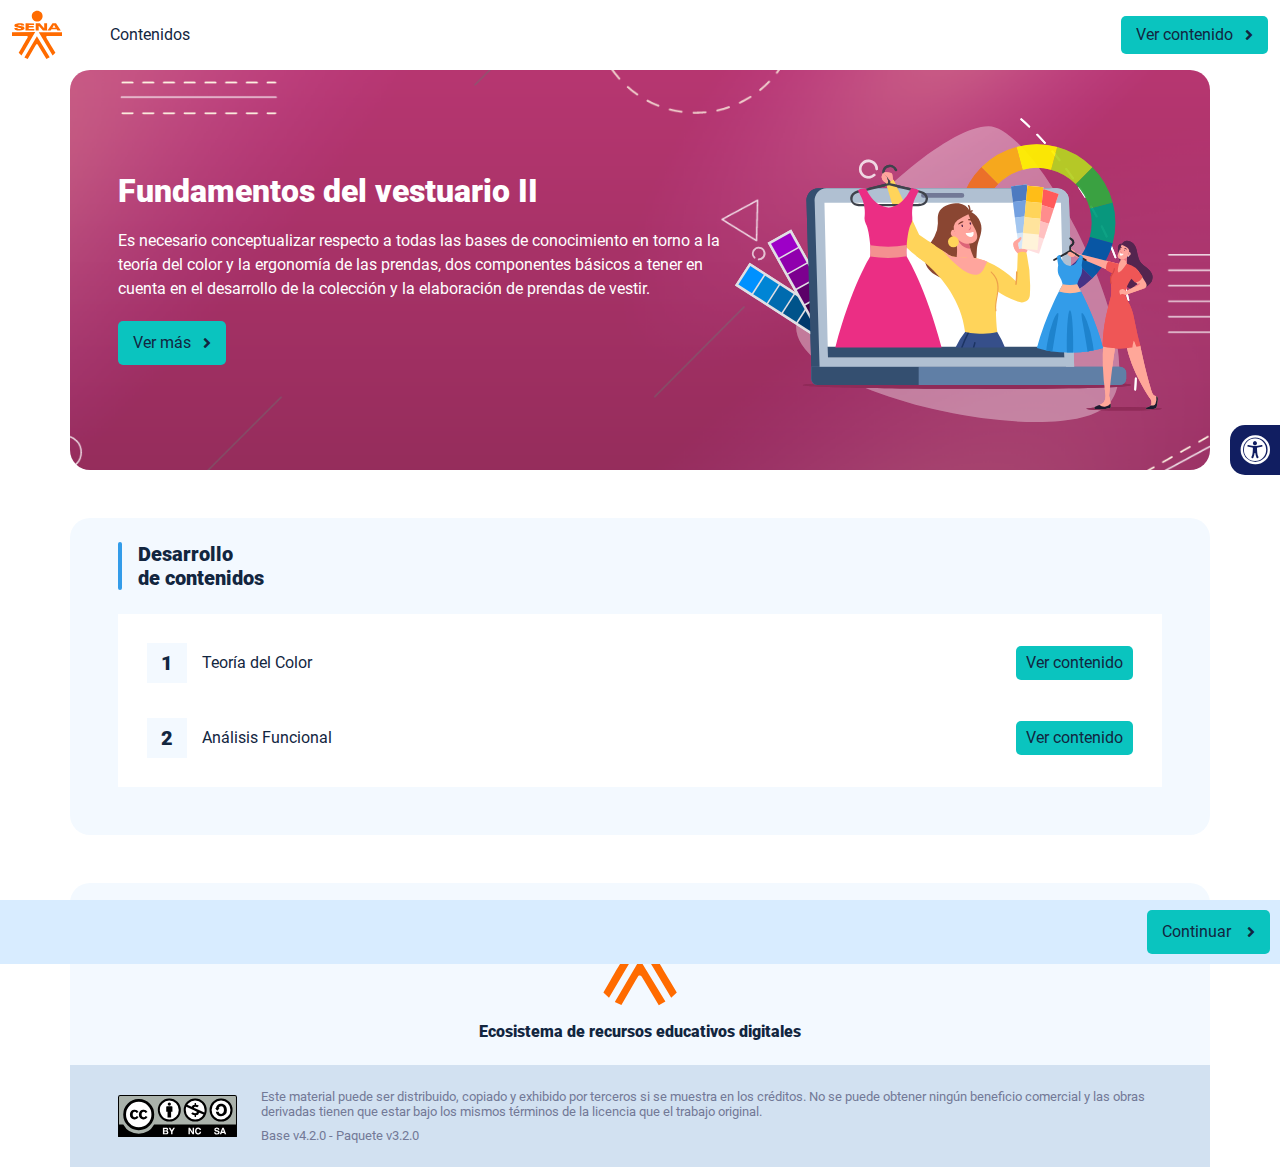
<file: index.html>
<!DOCTYPE html><html lang=""><head><meta charset="utf-8"><meta http-equiv="X-UA-Compatible" content="IE=edge"><meta name="viewport" content="width=device-width,initial-scale=1"><link rel="icon" href="favicon.ico"><title>Fundamentos del vestuario II</title><link href="css/chunk-04b93936.2cd5135e.css" rel="prefetch"><link href="css/chunk-16015154.d035a47c.css" rel="prefetch"><link href="css/chunk-17977988.d035a47c.css" rel="prefetch"><link href="css/chunk-3145fe0f.d035a47c.css" rel="prefetch"><link href="css/chunk-328f70dd.d035a47c.css" rel="prefetch"><link href="css/chunk-3807499c.d035a47c.css" rel="prefetch"><link href="css/chunk-3dc647fd.d035a47c.css" rel="prefetch"><link href="css/chunk-4fde0a08.5d24a906.css" rel="prefetch"><link href="css/chunk-515a8379.af523a77.css" rel="prefetch"><link href="css/chunk-59974754.aca61583.css" rel="prefetch"><link href="css/chunk-766a929b.d05dea55.css" rel="prefetch"><link href="css/chunk-839300a6.b67dc245.css" rel="prefetch"><link href="css/chunk-dbb9869e.d035a47c.css" rel="prefetch"><link href="css/comple.10775c03.css" rel="prefetch"><link href="css/creditos.33e0638d.css" rel="prefetch"><link href="css/glosario.84a96c6a.css" rel="prefetch"><link href="css/referencias.61c3bfbc.css" rel="prefetch"><link href="js/actividad.dd462fa0.js" rel="prefetch"><link href="js/chunk-0206bfa0.0d791caa.js" rel="prefetch"><link href="js/chunk-04b93936.a7049d06.js" rel="prefetch"><link href="js/chunk-13a6037e.fa9817a4.js" rel="prefetch"><link href="js/chunk-16015154.2d870e69.js" rel="prefetch"><link href="js/chunk-17977988.4f1c15e3.js" rel="prefetch"><link href="js/chunk-2c06842c.9d86ac59.js" rel="prefetch"><link href="js/chunk-2d208d90.81f5ac56.js" rel="prefetch"><link href="js/chunk-2d21d0e2.3316b607.js" rel="prefetch"><link href="js/chunk-2d22c123.688b151e.js" rel="prefetch"><link href="js/chunk-2e80bb9a.c92bad94.js" rel="prefetch"><link href="js/chunk-3145fe0f.2f215789.js" rel="prefetch"><link href="js/chunk-319206de.1dd69ab5.js" rel="prefetch"><link href="js/chunk-328f70dd.fb2af527.js" rel="prefetch"><link href="js/chunk-3807499c.7c9cb56f.js" rel="prefetch"><link href="js/chunk-3dc647fd.36937c9d.js" rel="prefetch"><link href="js/chunk-4cdd78c0.08e0cd51.js" rel="prefetch"><link href="js/chunk-4fde0a08.318c7133.js" rel="prefetch"><link href="js/chunk-515a8379.e605f6d8.js" rel="prefetch"><link href="js/chunk-53ccb27e.5bd4367a.js" rel="prefetch"><link href="js/chunk-59974754.1ca649d4.js" rel="prefetch"><link href="js/chunk-766a929b.8986c298.js" rel="prefetch"><link href="js/chunk-839300a6.07b5d92c.js" rel="prefetch"><link href="js/chunk-c796899c.3f9cf0a0.js" rel="prefetch"><link href="js/chunk-dbb9869e.752b317b.js" rel="prefetch"><link href="js/comple.8f7838e9.js" rel="prefetch"><link href="js/creditos.f9901ad0.js" rel="prefetch"><link href="js/glosario.44a76a5f.js" rel="prefetch"><link href="js/referencias.1db99da2.js" rel="prefetch"><link href="js/tema1.b76d5e91.js" rel="prefetch"><link href="js/tema2.c67c4f73.js" rel="prefetch"><link href="css/app.6db0580a.css" rel="preload" as="style"><link href="css/chunk-vendors.67eeeddb.css" rel="preload" as="style"><link href="js/app.53621b4f.js" rel="preload" as="script"><link href="js/chunk-vendors.768fde8b.js" rel="preload" as="script"><link href="css/chunk-vendors.67eeeddb.css" rel="stylesheet"><link href="css/app.6db0580a.css" rel="stylesheet"></head><body><noscript><strong>We're sorry but Fundamentos del vestuario II doesn't work properly without JavaScript enabled. Please enable it to continue.</strong></noscript><div id="app"></div><script src="js/chunk-vendors.768fde8b.js"></script><script src="js/app.53621b4f.js"></script></body></html>
</file>
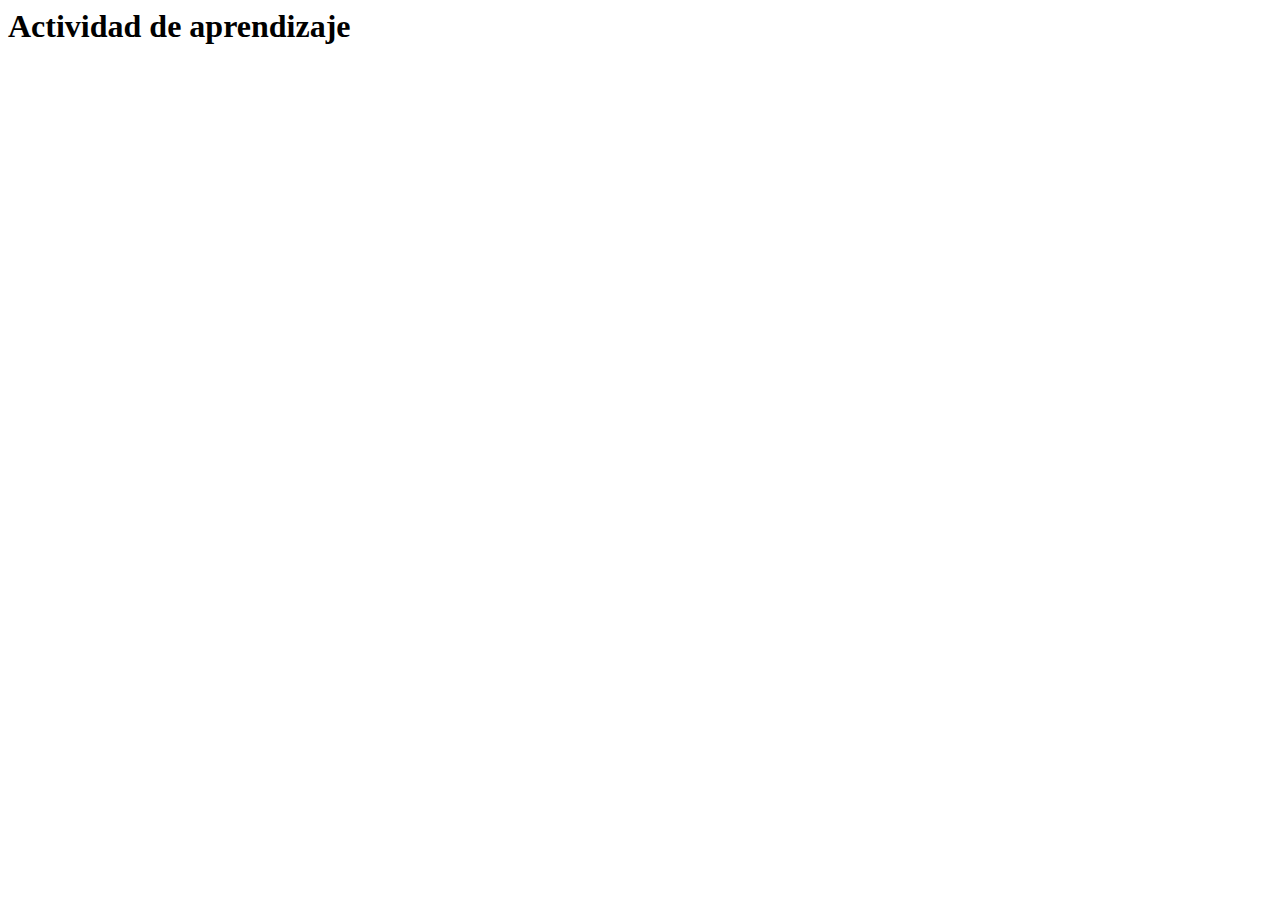
<file: actividades/actividad.html>
<html lang="en">
<head>
  <meta charset="UTF-8">
  <meta http-equiv="X-UA-Compatible" content="IE=edge">
  <meta name="viewport" content="width=device-width, initial-scale=1.0">
  <title>Actividad de aprendizaje</title>
</head>
<body>
  <h1>Actividad de aprendizaje</h1>
</body>
</html>
</file>
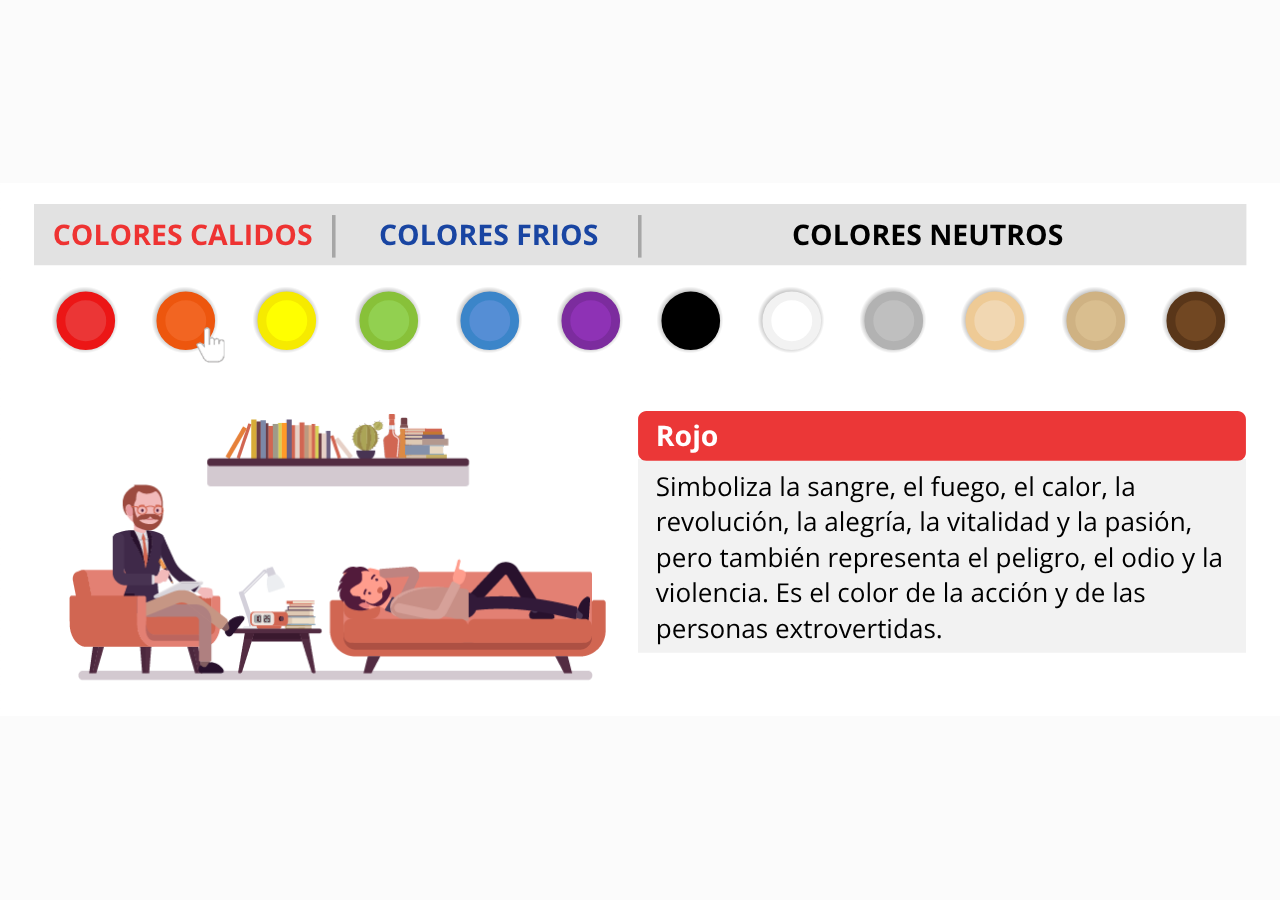
<file: actividades/story.html>
<!DOCTYPE html>
<html lang="es">
<head>
  <meta charset="utf-8">
  <!-- Creado con Storyline 360 - http://www.articulate.com  -->
  <!-- version: 3.44.23192.0 -->
  <title>interactivo_02</title>
  <meta http-equiv="x-ua-compatible" content="IE=edge" />
  <meta name="viewport" content="width=device-width, initial-scale=1.0, user-scalable=no, shrink-to-fit=no, minimal-ui" />
  <meta name="apple-mobile-web-app-capable" content="yes" />
  <style>
    html, body { height: 100%; padding: 0; margin: 0 }
    #app { height: 100%; width: 100%; }
  </style>
  
  <script>window.THREE = { };</script>
</head>
<body style="background: #FBFBFB" class="cs-HTML theme-unified">
  <!-- 360 -->
  <script>!function(e){function n(e,i){return e.test(i)}function i(e){var i=e||navigator.userAgent,o=i.split("[FBAN");if(void 0!==o[1]&&(i=o[0]),this.apple={phone:n(t,i),ipod:n(d,i),tablet:!n(t,i)&&n(s,i),device:n(t,i)||n(d,i)||n(s,i)},this.amazon={phone:n(h,i),tablet:!n(h,i)&&n(a,i),device:n(h,i)||n(a,i)},this.android={phone:n(h,i)||n(b,i),tablet:!n(h,i)&&!n(b,i)&&(n(a,i)||n(r,i)),device:n(h,i)||n(a,i)||n(b,i)||n(r,i)},this.windows={phone:n(l,i),tablet:n(p,i),device:n(l,i)||n(p,i)},this.other={blackberry:n(f,i),blackberry10:n(u,i),opera:n(c,i),firefox:n(A,i),chrome:n(w,i),device:n(f,i)||n(u,i)||n(c,i)||n(A,i)||n(w,i)},this.seven_inch=n(v,i),this.any=this.apple.device||this.android.device||this.windows.device||this.other.device||this.seven_inch,this.phone=this.apple.phone||this.android.phone||this.windows.phone,this.tablet=this.apple.tablet||this.android.tablet||this.windows.tablet,"undefined"==typeof window)return this}function o(){var e=new i;return e.Class=i,e}var t=/iPhone/i,d=/iPod/i,s=/iPad/i,b=/(?=.*\bAndroid\b)(?=.*\bMobile\b)/i,r=/Android/i,h=/(?=.*\bAndroid\b)(?=.*\bSD4930UR\b)/i,a=/(?=.*\bAndroid\b)(?=.*\b(?:KFOT|KFTT|KFJWI|KFJWA|KFSOWI|KFTHWI|KFTHWA|KFAPWI|KFAPWA|KFARWI|KFASWI|KFSAWI|KFSAWA)\b)/i,l=/IEMobile/i,p=/(?=.*\bWindows\b)(?=.*\bARM\b)/i,f=/BlackBerry/i,u=/BB10/i,c=/Opera Mini/i,w=/(CriOS|Chrome)(?=.*\bMobile\b)/i,A=/(?=.*\bFirefox\b)(?=.*\bMobile\b)/i,v=new RegExp("(?:Nexus 7|BNTV250|Kindle Fire|Silk|GT-P1000)","i");"undefined"!=typeof module&&module.exports&&"undefined"==typeof window?module.exports=i:"undefined"!=typeof module&&module.exports&&"undefined"!=typeof window?module.exports=o():"function"==typeof define&&define.amd?define("isMobile",[],e.isMobile=o()):e.isMobile=o()}(this);
    window.isMobile.apple.tablet = window.isMobile.apple.tablet ||
      (navigator.platform === 'MacIntel' && navigator.maxTouchPoints > 1);
    window.isMobile.apple.device = window.isMobile.apple.device || window.isMobile.apple.tablet;
    window.isMobile.tablet = window.isMobile.tablet || window.isMobile.apple.tablet;
    window.isMobile.any = window.isMobile.any || window.isMobile.apple.tablet;
  </script>

  <div id="focus-sink" aria-hidden="true" tabIndex="-1"></div>

  <div id="preso"></div>
  <script>
    window.DS = {};
    window.globals = {
      DATA_PATH_BASE: '',
      HAS_FRAME: true,
      HAS_SLIDE: true,

      lmsPresent: false,
      tinCanPresent: false,
      cmi5Present: false,
      aoSupport: false,
      scale: 'noscale',
      captureRc: false,
      browserSize: 'optimal',
      bgColor: '#FBFBFB',
      features: 'MultipleQuizTracking',
      themeName: 'unified',
      preloaderColor: '#8C8C8C',
      suppressAnalytics: false,
      productChannel: 'stable',
      publishSource: 'storyline',
      aid: 'aid|a6cfc49f-d8f5-4035-9c64-030bba8ba580',
      cid: 'a2fd0df5-7fa5-4a0e-bd81-c02292299348',
      playerVersion: '3.44.23192.0',
      maxIosVideoElements: 5,

      
      parseParams: function(qs) {
        if (window.globals.parsedParams != null) {
          return window.globals.parsedParams;
        }
        qs = (qs || window.location.search.substr(1)).split('+').join(' ');
        var params = {},
            tokens,
            re = /[?&]?([^=]+)=([^&]*)/g;

        while (tokens = re.exec(qs)) {
          params[decodeURIComponent(tokens[1]).trim()] =
            decodeURIComponent(tokens[2]).trim();
        }
        window.globals.parsedParams = params;
        return params;
      }

    };

    (function() {

      var classTypes = [ 'desktop', 'mobile', 'phone', 'tablet' ];

      var addDeviceClasses = function(prefix, testObj) {
        var curr, i;
        for (i = 0; i < classTypes.length; i++) {
          curr = classTypes[i];
          if (testObj[curr]) {
            document.body.classList.add(prefix + curr);
          }
        }
      };

      var params = window.globals.parseParams(),
          isDevicePreview = params.devicepreview === '1',
          isPhoneOverride = params.deviceType === 'phone' || (isDevicePreview && params.phone == '1'),
          isTabletOverride = (params.deviceType === 'tablet' || isDevicePreview) && !isPhoneOverride,
          isMobileOverride = isPhoneOverride || isTabletOverride;

      var deviceView = {
        desktop: !window.isMobile.any && !isMobileOverride,
        mobile: window.isMobile.any || isMobileOverride,
        phone: isPhoneOverride || (window.isMobile.phone && !isTabletOverride),
        tablet: isTabletOverride || window.isMobile.tablet
      };

      window.globals.deviceView = deviceView;
      window.isMobile.desktop = !window.isMobile.any;
      window.isMobile.mobile = window.isMobile.any;

      addDeviceClasses('view-', deviceView);

    })();
  </script>
  
  <script src='story_content/user.js' type=text/javascript></script>
  <div class="slide-loader"></div>

  <script type="text/javascript">
    var doc = document, loader = doc.body.querySelector('.slide-loader'); [ 1, 2, 3 ].forEach(function(n) { var d = doc.createElement('div'); d.style.backgroundColor = window.globals.preloaderColor; d.classList.add('mobile-loader-dot'); d.classList.add('dot' + n); loader.appendChild(d); });
  </script>

  <div class="mobile-load-title-overlay" style="display: none">
    <div class="mobile-load-title">interactivo_02</div>
  </div>

  <div class="mobile-chrome-warning"></div>

  <script>
    
    if (window.autoSpider && window.vInterfaceObject) {
      document.querySelector('.mobile-load-title-overlay').style.display = 'none';
    }
  </script>

  

  <link rel="stylesheet" href="html5/data/css/output.min.css" data-noprefix />
</body>
<script src="html5/lib/scripts/ds-bootstrap.min.js"></script>
</html>
</file>
<file: css/chunk-04b93936.2cd5135e.css>
.separador-container[data-v-57d89f08]{padding:45px 0}.separador[data-v-57d89f08]{height:20px;overflow:hidden;position:relative}.separador[data-v-57d89f08]:after{content:"";position:absolute;top:0;left:50%;display:block;background-color:#ccc;width:40%;height:15px;filter:blur(5px);transform:translate(-50%,-50%);border-radius:50%}
</file>
<file: css/chunk-16015154.d035a47c.css>
.horizontal-scroll__wrapper[data-v-697fa289]{overflow:hidden}.horizontal-scroll[data-v-697fa289]{display:flex;width:100%;transition:transform .5s ease-in-out;align-items:center}.horizontal-scroll--item-fw[data-v-697fa289]>div{flex-grow:0;flex-shrink:0;width:100%;margin:0!important}
</file>
<file: css/chunk-17977988.d035a47c.css>
.horizontal-scroll__wrapper[data-v-697fa289]{overflow:hidden}.horizontal-scroll[data-v-697fa289]{display:flex;width:100%;transition:transform .5s ease-in-out;align-items:center}.horizontal-scroll--item-fw[data-v-697fa289]>div{flex-grow:0;flex-shrink:0;width:100%;margin:0!important}
</file>
<file: css/chunk-3145fe0f.d035a47c.css>
.horizontal-scroll__wrapper[data-v-697fa289]{overflow:hidden}.horizontal-scroll[data-v-697fa289]{display:flex;width:100%;transition:transform .5s ease-in-out;align-items:center}.horizontal-scroll--item-fw[data-v-697fa289]>div{flex-grow:0;flex-shrink:0;width:100%;margin:0!important}
</file>
<file: css/chunk-328f70dd.d035a47c.css>
.horizontal-scroll__wrapper[data-v-697fa289]{overflow:hidden}.horizontal-scroll[data-v-697fa289]{display:flex;width:100%;transition:transform .5s ease-in-out;align-items:center}.horizontal-scroll--item-fw[data-v-697fa289]>div{flex-grow:0;flex-shrink:0;width:100%;margin:0!important}
</file>
<file: css/chunk-3807499c.d035a47c.css>
.horizontal-scroll__wrapper[data-v-697fa289]{overflow:hidden}.horizontal-scroll[data-v-697fa289]{display:flex;width:100%;transition:transform .5s ease-in-out;align-items:center}.horizontal-scroll--item-fw[data-v-697fa289]>div{flex-grow:0;flex-shrink:0;width:100%;margin:0!important}
</file>
<file: css/chunk-3dc647fd.d035a47c.css>
.horizontal-scroll__wrapper[data-v-697fa289]{overflow:hidden}.horizontal-scroll[data-v-697fa289]{display:flex;width:100%;transition:transform .5s ease-in-out;align-items:center}.horizontal-scroll--item-fw[data-v-697fa289]>div{flex-grow:0;flex-shrink:0;width:100%;margin:0!important}
</file>
<file: css/chunk-4fde0a08.5d24a906.css>
.header[data-v-a108b06a]{position:sticky;top:0;padding-top:10px;padding-bottom:10px;background-color:#fff;z-index:10010;line-height:1.1em}.header__logo[data-v-a108b06a]{width:50px}@media (max-width:576px){.header__componente-formativo[data-v-a108b06a]{font-size:.8em}}.header__menu[data-v-a108b06a]{cursor:pointer}.header__menu span[data-v-a108b06a]{font-size:.7em;display:block;line-height:1em;text-align:center;color:#111e61}.header__menu__btn[data-v-a108b06a]{width:30px;height:30px;position:relative;margin-bottom:4px}.header__menu__btn .line-1[data-v-a108b06a],.header__menu__btn .line-2[data-v-a108b06a],.header__menu__btn .line-3[data-v-a108b06a]{height:4px;width:30px;background-color:#111e61;transform-origin:center center;position:absolute;left:0;border-radius:2px}.header__menu__btn .line-1[data-v-a108b06a]{top:4px;-webkit-animation:line-1-inactive-data-v-a108b06a .5s ease-in-out forwards;animation:line-1-inactive-data-v-a108b06a .5s ease-in-out forwards}.header__menu__btn .line-2[data-v-a108b06a]{top:13px;-webkit-animation:line-2-inactive-data-v-a108b06a .5s ease-in-out forwards;animation:line-2-inactive-data-v-a108b06a .5s ease-in-out forwards}.header__menu__btn .line-3[data-v-a108b06a]{top:22px;-webkit-animation:line-3-inactive-data-v-a108b06a .5s ease-in-out forwards;animation:line-3-inactive-data-v-a108b06a .5s ease-in-out forwards}.header__menu__btn[data-v-a108b06a]:hover{cursor:pointer}.header__menu__btn--open .line-1[data-v-a108b06a]{-webkit-animation:line-1-active-data-v-a108b06a .5s ease-in-out forwards;animation:line-1-active-data-v-a108b06a .5s ease-in-out forwards}.header__menu__btn--open .line-2[data-v-a108b06a]{-webkit-animation:line-2-active-data-v-a108b06a .5s ease-in-out forwards;animation:line-2-active-data-v-a108b06a .5s ease-in-out forwards}.header__menu__btn--open .line-3[data-v-a108b06a]{-webkit-animation:line-3-active-data-v-a108b06a .5s ease-in-out forwards;animation:line-3-active-data-v-a108b06a .5s ease-in-out forwards}@-webkit-keyframes line-1-active-data-v-a108b06a{0%{transform:translate(0) rotate(0)}50%{transform:translateY(9px) rotate(0)}to{transform:translateY(9px) rotate(45deg)}}@keyframes line-1-active-data-v-a108b06a{0%{transform:translate(0) rotate(0)}50%{transform:translateY(9px) rotate(0)}to{transform:translateY(9px) rotate(45deg)}}@-webkit-keyframes line-2-active-data-v-a108b06a{0%{transform:scale(1)}to{transform:scale(0)}}@keyframes line-2-active-data-v-a108b06a{0%{transform:scale(1)}to{transform:scale(0)}}@-webkit-keyframes line-3-active-data-v-a108b06a{0%{transform:translate(0) rotate(0)}50%{transform:translateY(-9px) rotate(0)}to{transform:translateY(-9px) rotate(-45deg)}}@keyframes line-3-active-data-v-a108b06a{0%{transform:translate(0) rotate(0)}50%{transform:translateY(-9px) rotate(0)}to{transform:translateY(-9px) rotate(-45deg)}}@-webkit-keyframes line-1-inactive-data-v-a108b06a{0%{transform:translateY(9px) rotate(45deg)}50%{transform:translateY(9px) rotate(0)}to{transform:translate(0) rotate(0)}}@keyframes line-1-inactive-data-v-a108b06a{0%{transform:translateY(9px) rotate(45deg)}50%{transform:translateY(9px) rotate(0)}to{transform:translate(0) rotate(0)}}@-webkit-keyframes line-2-inactive-data-v-a108b06a{0%{transform:scale(0)}to{transform:scale(1)}}@keyframes line-2-inactive-data-v-a108b06a{0%{transform:scale(0)}to{transform:scale(1)}}@-webkit-keyframes line-3-inactive-data-v-a108b06a{0%{transform:translateY(-9px) rotate(-45deg)}50%{transform:translateY(-9px) rotate(0)}to{transform:translate(0) rotate(0)}}@keyframes line-3-inactive-data-v-a108b06a{0%{transform:translateY(-9px) rotate(-45deg)}50%{transform:translateY(-9px) rotate(0)}to{transform:translate(0) rotate(0)}}
</file>
<file: css/chunk-515a8379.af523a77.css>
.banner-interno{position:relative}.banner-interno__fondo{position:absolute;top:0;bottom:-50px;left:0;right:0;background-color:#bf3976;background-size:cover;background-position:50%}.banner-interno__titulo{display:flex;align-items:center}.banner-interno__titulo__icono{display:block;width:32px;height:32px;border-radius:50%;background-color:#fff;position:relative}.banner-interno__titulo__icono i{color:#bf3976;position:absolute;left:50%;top:50%;transform:translate(-50%,-50%)}.banner-interno__titulo h1,.banner-interno__titulo h2,.banner-interno__titulo h3,.banner-interno__titulo h4,.banner-interno__titulo h5,.banner-interno__titulo h6{color:#fff;line-height:1.1em}
</file>
<file: css/chunk-59974754.aca61583.css>
.aside-menu{position:sticky;top:70px;flex:0 0 0;width:0;min-height:calc(100vh - 70px);max-height:calc(100vh - 70px);background-color:#f3f9ff;transition:flex .5s ease-in-out,width .5s ease-in-out;overflow-x:hidden;z-index:100001}.aside-menu a{color:#111e61}.aside-menu--open{flex:0 0 300px;width:300px}.aside-menu__content{width:300px;display:flex;flex-direction:column;justify-content:space-between;min-height:calc(100vh - 70px);max-height:calc(100vh - 70px);border-right:1px solid #d8ecff}@media (max-height:800px){.aside-menu__content{min-height:800px;max-height:800px;overflow-y:auto}}.aside-menu__header{padding:10px;text-align:center;background-color:#d8ecff}.aside-menu__header h4{margin:0}.aside-menu__menu{overflow-y:auto;flex-grow:1;list-style:none;padding-left:0;margin-bottom:0}.aside-menu__menu__item--active .aside-menu__menu__item__lnk,.aside-menu__menu__item--active .aside-menu__sec-menu__item__lnk{background-color:#d8ecff;font-weight:700}.aside-menu__menu__item--sub-menu:hover,.aside-menu__menu__item:hover,.aside-menu__sec-menu__item:hover{background-color:#d8ecff}.aside-menu__menu__item--sub-menu{padding-left:10px}.aside-menu__menu__item--sub-menu--active .aside-menu__menu__item__lnk,.aside-menu__menu__item--sub-menu--active .aside-menu__sec-menu__item__lnk{background-color:#d8ecff;font-weight:700;position:relative}.aside-menu__menu__item--sub-menu--active .aside-menu__menu__item__lnk:before,.aside-menu__menu__item--sub-menu--active .aside-menu__sec-menu__item__lnk:before{content:"";display:block;position:absolute;left:0;bottom:0;top:0;width:4px;border-radius:2px;background-color:#339ce9}.aside-menu__menu__item__lnk,.aside-menu__sec-menu__item__lnk{display:flex;align-items:center;padding:10px 15px;line-height:1.1em}.aside-menu__menu__item__lnk i,.aside-menu__menu__item__lnk span,.aside-menu__sec-menu__item__lnk i,.aside-menu__sec-menu__item__lnk span{margin-right:10px}.aside-menu__menu__item__lnk i:last-child,.aside-menu__menu__item__lnk span:last-child,.aside-menu__sec-menu__item__lnk i:last-child,.aside-menu__sec-menu__item__lnk span:last-child{margin-right:0}.aside-menu__sec-menu{background-color:#d8ecff;padding:10px 0;flex-shrink:0;margin-bottom:0}.aside-menu__sec-menu__item{padding:10px 15px}.aside-menu__sec-menu__item__lnk{padding:0;border-radius:1em}.aside-menu__sec-menu__item__lnk i{display:block;width:2em;height:2em;padding:.5em 0;text-align:center;background-color:#fff;border-radius:50%}.aside-menu__sec-menu__item__lnk:hover{background-color:#fff}@media (max-width:992px){.aside-menu{position:fixed;top:70px}}@media (max-width:576px){.aside-menu__sec-menu{padding-bottom:110px}}
</file>
<file: css/chunk-766a929b.d05dea55.css>
.barra-avance{display:flex;align-items:center;justify-content:space-between;position:fixed;bottom:0;left:0;width:100%;padding:10px;background-color:#d8ecff;transition:transform .5s ease-in-out;z-index:100000}.barra-avance__barra{margin:0 20px;flex:1;position:relative;max-width:800px}.barra-avance__barra--amarilla,.barra-avance__barra--blanca{height:4px}.barra-avance__barra--amarilla:after,.barra-avance__barra--amarilla:before,.barra-avance__barra--blanca:after,.barra-avance__barra--blanca:before{content:"";display:block;width:10px;height:10px;border-radius:50%;position:absolute;top:50%}.barra-avance__barra--amarilla:before,.barra-avance__barra--blanca:before{left:0;transform:translate(-50%,-50%)}.barra-avance__barra--amarilla:after,.barra-avance__barra--blanca:after{right:0;transform:translate(50%,-50%)}.barra-avance__barra--blanca,.barra-avance__barra--blanca:after,.barra-avance__barra--blanca:before{background-color:#fff}.barra-avance__barra--amarilla{position:absolute;width:100%;top:0;background-color:#0ac4bf}.barra-avance__barra--amarilla:after,.barra-avance__barra--amarilla:before{background-color:#0ac4bf}.barra-avance__boton--regresar{background-color:#b0c0d2}.barra-avance__boton--regresar span{color:#111e61!important}.barra-avance__boton--disable{opacity:0;pointer-events:none}.barra-avance--open{transform:translateY(0)}.barra-avance--close{transform:translateY(100%)}
</file>
<file: css/chunk-839300a6.b67dc245.css>
.accesibilidad[data-v-e1c081da]{position:fixed;right:0;top:50vh;height:50px;background-color:#111e61;border-top-left-radius:15px;border-bottom-left-radius:15px;transform:translateY(-50%) translateX(100%) translateX(-50px);overflow:hidden;transition:transform .3s ease-in-out,height .3s ease-in-out}.accesibilidad[data-v-e1c081da]:hover{transform:translateY(-50%) translateX(0);height:12.75rem}.accesibilidad [data-v-e1c081da]{color:#fff}.accesibilidad__menu__content .accesibilidad__menu__item[data-v-e1c081da]{cursor:pointer}.accesibilidad__menu__content .accesibilidad__menu__item[data-v-e1c081da]:hover{background-color:#273685}.accesibilidad__menu__content .accesibilidad__menu__item[data-v-e1c081da]:last-child{border:none}.accesibilidad__menu__item[data-v-e1c081da]{display:flex;align-items:center;padding:10px;border-bottom:1px solid #273685;line-height:1em;-webkit-user-select:none;-moz-user-select:none;-ms-user-select:none;user-select:none}.accesibilidad__menu i[data-v-e1c081da]{font-size:30px;font-style:normal;margin-right:10px;line-height:1em}.accesibilidad__menu img[data-v-e1c081da]{width:30px;margin-right:10px}
</file>
<file: css/chunk-dbb9869e.d035a47c.css>
.horizontal-scroll__wrapper[data-v-697fa289]{overflow:hidden}.horizontal-scroll[data-v-697fa289]{display:flex;width:100%;transition:transform .5s ease-in-out;align-items:center}.horizontal-scroll--item-fw[data-v-697fa289]>div{flex-grow:0;flex-shrink:0;width:100%;margin:0!important}
</file>
<file: css/comple.10775c03.css>
.banner-interno{position:relative}.banner-interno__fondo{position:absolute;top:0;bottom:-50px;left:0;right:0;background-color:#bf3976;background-size:cover;background-position:50%}.banner-interno__titulo{display:flex;align-items:center}.banner-interno__titulo__icono{display:block;width:32px;height:32px;border-radius:50%;background-color:#fff;position:relative}.banner-interno__titulo__icono i{color:#bf3976;position:absolute;left:50%;top:50%;transform:translate(-50%,-50%)}.banner-interno__titulo h1,.banner-interno__titulo h2,.banner-interno__titulo h3,.banner-interno__titulo h4,.banner-interno__titulo h5,.banner-interno__titulo h6{color:#fff;line-height:1.1em}.complementario__btn a{font-size:1.5em;line-height:1em}table{width:calc(100% - 1px);min-width:800px}table thead{background-color:#d8ecff}table thead th{border-color:#d8ecff}table td,table th{padding:25px 20px;text-align:center}table td:first-child,table th:first-child{text-align:left}
</file>
<file: css/creditos.33e0638d.css>
.banner-interno{position:relative}.banner-interno__fondo{position:absolute;top:0;bottom:-50px;left:0;right:0;background-color:#bf3976;background-size:cover;background-position:50%}.banner-interno__titulo{display:flex;align-items:center}.banner-interno__titulo__icono{display:block;width:32px;height:32px;border-radius:50%;background-color:#fff;position:relative}.banner-interno__titulo__icono i{color:#bf3976;position:absolute;left:50%;top:50%;transform:translate(-50%,-50%)}.banner-interno__titulo h1,.banner-interno__titulo h2,.banner-interno__titulo h3,.banner-interno__titulo h4,.banner-interno__titulo h5,.banner-interno__titulo h6{color:#fff;line-height:1.1em}.creditos-vista .tarjeta.credito{background-color:#d2e1f1}.creditos,.creditos p{color:#727997}.creditos p{line-height:1.3em;margin-bottom:0}.creditos__titulo{font-weight:700;background-color:#d2e1f1;padding:5px 10px;border-top-radius:5px;border-top-left-radius:5px;border-top-right-radius:5px}.creditos table td,.creditos table th{border-color:#d2e1f1}
</file>
<file: css/glosario.84a96c6a.css>
.banner-interno{position:relative}.banner-interno__fondo{position:absolute;top:0;bottom:-50px;left:0;right:0;background-color:#bf3976;background-size:cover;background-position:50%}.banner-interno__titulo{display:flex;align-items:center}.banner-interno__titulo__icono{display:block;width:32px;height:32px;border-radius:50%;background-color:#fff;position:relative}.banner-interno__titulo__icono i{color:#bf3976;position:absolute;left:50%;top:50%;transform:translate(-50%,-50%)}.banner-interno__titulo h1,.banner-interno__titulo h2,.banner-interno__titulo h3,.banner-interno__titulo h4,.banner-interno__titulo h5,.banner-interno__titulo h6{color:#fff;line-height:1.1em}.glosario__letra-item{display:flex}.glosario__letra-item__texto{padding-top:5px}.glosario__letra-item__letra__icono{width:32px;height:32px;position:relative;line-height:1em;border-radius:50%;background-color:#d2e1f1}.glosario__letra-item__letra__icono span{position:absolute;left:50%;top:50%;transform:translate(-50%,-50%);font-size:1.1em;font-weight:900}
</file>
<file: css/referencias.61c3bfbc.css>
.banner-interno{position:relative}.banner-interno__fondo{position:absolute;top:0;bottom:-50px;left:0;right:0;background-color:#bf3976;background-size:cover;background-position:50%}.banner-interno__titulo{display:flex;align-items:center}.banner-interno__titulo__icono{display:block;width:32px;height:32px;border-radius:50%;background-color:#fff;position:relative}.banner-interno__titulo__icono i{color:#bf3976;position:absolute;left:50%;top:50%;transform:translate(-50%,-50%)}.banner-interno__titulo h1,.banner-interno__titulo h2,.banner-interno__titulo h3,.banner-interno__titulo h4,.banner-interno__titulo h5,.banner-interno__titulo h6{color:#fff;line-height:1.1em}.referencias__item:last-child hr{display:none}.referencias__item a{color:#2196f3;text-decoration:underline;overflow-wrap:break-word}
</file>
<file: css/app.6db0580a.css>
*,:after,:before{box-sizing:inherit}html{height:100%;line-height:1.15;box-sizing:border-box;-webkit-font-smoothing:antialiased;-moz-osx-font-smoothing:grayscale;-webkit-text-size-adjust:100%;-ms-text-size-adjust:100%;text-rendering:optimizeLegibility}a,abbr,acronym,address,applet,article,aside,audio,b,big,blockquote,body,canvas,caption,center,cite,code,dd,del,details,dfn,div,dl,dt,em,embed,fieldset,figcaption,figure,footer,form,h1,h2,h3,h4,h5,h6,header,hgroup,html,i,iframe,img,ins,kbd,label,legend,li,mark,menu,nav,object,ol,output,p,pre,q,ruby,s,samp,section,small,span,strike,strong,sub,summary,sup,table,tbody,td,tfoot,th,thead,time,tr,tt,u,ul,var,video{margin:0;padding:0;border:0;outline:0;background:transparent;vertical-align:baseline}article,aside,details,figcaption,figure,footer,header,main,menu,nav,section,summary{display:block}[hidden],template{display:none}hr{box-sizing:content-box;height:0;border-bottom:1px solid #e8e8e8;border-left:0;border-right:0;border-top:0;margin:1.5em 0;overflow:visible}[hidden]{display:none}a{font-family:Roboto,sans-serif;font-size:1em;font-weight:400;text-decoration:none;color:#12263f;background-color:transparent;transition:all .15s ease-in-out;-webkit-text-decoration-skip:objects}a:active,a:hover{outline-width:0}a:active,a:focus,a:hover{color:#5d1c39}[type=button],[type=reset],[type=submit],button{-webkit-appearance:none;-moz-appearance:none;appearance:none;cursor:pointer;display:inline-block;vertical-align:middle;border:0;border-radius:5px;color:#12263f;background-color:#0ac4bf;font-family:Roboto,sans-serif;font-weight:400;font-size:1em;-webkit-font-smoothing:antialiased;line-height:1em;white-space:nowrap;text-decoration:none;text-transform:none;padding:.75em 1.5em;margin:0;-webkit-user-select:none;-moz-user-select:none;-ms-user-select:none;user-select:none;overflow:visible;transition:background-color .15s ease-in-out}[type=button]:focus,[type=button]:hover,[type=reset]:focus,[type=reset]:hover,[type=submit]:focus,[type=submit]:hover,button:focus,button:hover{background-color:#0ac4bf;color:#12263f}[type=button]:disabled,[type=reset]:disabled,[type=submit]:disabled,button:disabled{cursor:not-allowed;opacity:.5}[type=button]:disabled:hover,[type=reset]:disabled:hover,[type=submit]:disabled:hover,button:disabled:hover{background-color:#0ac4bf}input,select,textarea{margin:0;display:block;font-family:Roboto,sans-serif;font-size:16px}input{overflow:visible}[type=color],[type=date],[type=datetime-local],[type=datetime],[type=email],[type=month],[type=number],[type=password],[type=search],[type=tel],[type=text],[type=time],[type=url],[type=week],input:not([type]),select,select[multiple],textarea{background-color:#fff;border:1px solid #e8e8e8;border-radius:5px;box-shadow:inset 0 1px 3px rgba(0,0,0,.06);box-sizing:inherit;margin-bottom:.75em;padding:.5em;transition:border-color .15s ease-in-out;width:100%}[type=color]:hover,[type=date]:hover,[type=datetime-local]:hover,[type=datetime]:hover,[type=email]:hover,[type=month]:hover,[type=number]:hover,[type=password]:hover,[type=search]:hover,[type=tel]:hover,[type=text]:hover,[type=time]:hover,[type=url]:hover,[type=week]:hover,input:not([type]):hover,select:hover,select[multiple]:hover,textarea:hover{border-color:shade(#e8e8e8,20%)}[type=color]:focus,[type=date]:focus,[type=datetime-local]:focus,[type=datetime]:focus,[type=email]:focus,[type=month]:focus,[type=number]:focus,[type=password]:focus,[type=search]:focus,[type=tel]:focus,[type=text]:focus,[type=time]:focus,[type=url]:focus,[type=week]:focus,input:not([type]):focus,select:focus,select[multiple]:focus,textarea:focus{border-color:#339ce9;box-shadow:inset 0 1px 3px rgba(0,0,0,.06),0 0 5px rgba(171,51,106,.7);outline:none}[type=color]:disabled,[type=date]:disabled,[type=datetime-local]:disabled,[type=datetime]:disabled,[type=email]:disabled,[type=month]:disabled,[type=number]:disabled,[type=password]:disabled,[type=search]:disabled,[type=tel]:disabled,[type=text]:disabled,[type=time]:disabled,[type=url]:disabled,[type=week]:disabled,input:not([type]):disabled,select:disabled,select[multiple]:disabled,textarea:disabled{background-color:shade(#fff,5%);cursor:not-allowed}[type=color]:disabled:hover,[type=date]:disabled:hover,[type=datetime-local]:disabled:hover,[type=datetime]:disabled:hover,[type=email]:disabled:hover,[type=month]:disabled:hover,[type=number]:disabled:hover,[type=password]:disabled:hover,[type=search]:disabled:hover,[type=tel]:disabled:hover,[type=text]:disabled:hover,[type=time]:disabled:hover,[type=url]:disabled:hover,[type=week]:disabled:hover,input:not([type]):disabled:hover,select:disabled:hover,select[multiple]:disabled:hover,textarea:disabled:hover{border:1px solid #e8e8e8}select{text-transform:none;max-width:100%;border-radius:5px}::-webkit-file-upload-button{background-color:#0ac4bf;border:none;cursor:pointer;color:#12263f;border-radius:5px;padding:.75em 1.5em}::-webkit-file-upload-button:hover{background-color:#0ac4bf}optgroup{font-weight:700}fieldset{border:1px solid #e8e8e8;background-color:transparent;padding:1.5em;-webkit-margin-start:0;-webkit-margin-end:0;-webkit-padding-before:1.5em;-webkit-padding-start:1.5em;-webkit-padding-end:1.5em;-webkit-padding-after:1.5em}legend{box-sizing:border-box;color:inherit;display:table;max-width:100%;padding:0;white-space:normal;font-weight:600;-webkit-padding-start:0;-webkit-padding-end:0}label,legend{margin-bottom:.375em}label{display:block;font-size:1em;font-family:Roboto,sans-serif;font-weight:900}textarea{overflow:auto;resize:vertical}[type=checkbox],[type=radio]{box-sizing:border-box;padding:0;display:inline;margin-right:.375em}[type=number]::-webkit-inner-spin-button,[type=number]::-webkit-outer-spin-button{height:auto}[type=search]{-webkit-appearance:textfield;outline-offset:-2px}[type=search]::-webkit-search-cancel-button,[type=search]::-webkit-search-decoration{-webkit-appearance:none;-moz-appearance:none}::-moz-placeholder{color:#999}:-ms-input-placeholder{color:#999}::placeholder{color:#999}::-webkit-file-upload-button{-webkit-appearance:button;-moz-appearance:button;font:inherit}[type=file]{margin-bottom:.75em;width:100%}[type=button],[type=reset],[type=submit],button{-webkit-appearance:button}[type=button]::-moz-focus-inner,[type=reset]::-moz-focus-inner,[type=submit]::-moz-focus-inner,button::-moz-focus-inner{border-style:none;padding:0}[type=button]:-moz-focusring,[type=reset]:-moz-focusring,[type=submit]:-moz-focusring,button:-moz-focusring{outline:1px dotted ButtonText}progress{vertical-align:baseline}ol,ul{list-style:none;margin-bottom:1em}dt{font-weight:700}figure,img,picture,svg{margin:0;width:100%;max-width:100%}figcaption{display:block;background-color:#e8e8e8;padding:.75em 1.5em;font-size:.8em;font-weight:700}img,svg{display:block;border-style:none}svg:not(:root){overflow:hidden}audio,canvas,progress,video{display:inline-block}audio:not([controls]){display:none;height:0}template{display:none}table{border-collapse:collapse;border-spacing:0;table-layout:fixed;width:100%}td,th,tr{vertical-align:middle}td,th{border:1px solid #e8e8e8;padding:.75em}th{font-size:.875em;line-height:1.2}td{line-height:1.5}body{font-size:16px;font-weight:400;line-height:1.5}body,h1,h2,h3,h4,h5,h6{color:#12263f;font-family:Roboto,sans-serif}h1,h2,h3,h4,h5,h6{font-weight:900;line-height:1.2;margin:0 0 .75em}h1{font-size:2em}h2{font-size:1.5em}h3{font-size:1.25em}h4{font-size:1.125em}h5{font-size:1em}h6{font-size:.875em}p{font-family:Roboto,sans-serif;font-size:1em;font-weight:400;line-height:1.5;color:#12263f;margin-bottom:1em}b,strong{font-weight:700}dfn,em,i{font-style:italic}br{line-height:2em}u{text-decoration:underline}code,kbd,pre,samp{color:#727997;font-family:Lucida Console,Courier New,monospace;font-size:1em}sub,sup{font-size:75%;line-height:0;position:relative;vertical-align:baseline}sub{bottom:-.25em}sup{top:-.5em}small{font-size:80%}mark{background-color:#ffeb3b;color:#000}abbr[title]{border-bottom:none;text-decoration:underline;-webkit-text-decoration:underline dotted;text-decoration:underline dotted}blockquote,q{quotes:none}::selection{background:#2196f3!important;color:#fff!important;text-shadow:none}::-moz-selection{background:#2196f3!important;color:#fff!important;text-shadow:none}img::selection{background:transparent}img::-moz-selection{background:transparent}body{-webkit-tap-highlight-color:#2196F3!important}details,menu{display:block}summary{display:list-item}@media print{*,:after,:before,:first-letter,:first-line{background:transparent!important;color:#000!important;box-shadow:none!important;text-shadow:none!important}a,a:visited{text-decoration:underline}a[href]:after{content:" (" attr(href) ")"}a abbr[title]:after{content:" (" attr(title) ")"}a[href^="#"]:after,a[href^="javascript:"]:after{content:""}blockquote,pre{border:1px solid #999;page-break-inside:avoid}thead{display:table-header-group}img,tr{page-break-inside:avoid}img{max-width:100%!important}h2,h3,p{orphans:3;widows:3}h2,h3{page-break-after:avoid}}.acordion{position:relative}.acordion__header{display:flex;align-items:center;margin-bottom:25px;cursor:pointer;justify-content:space-between}.acordion__accion__btn--a,.acordion__accion__btn--b{width:40px;height:40px;border-radius:50%;position:relative}.acordion__accion__btn--a i,.acordion__accion__btn--b i{position:absolute;top:50%;left:50%;transform:translate(-50%,-50%)}.acordion__accion__btn--a{background-color:#fff;box-shadow:0 3px 5px 0 rgba(17,30,97,.3)}.acordion__accion__btn--b{border:1px solid #111e61}.acordion__contenido{overflow:hidden;transition:height .5s ease-in-out}.acordion .indicador__container{transform:translateY(15px)}.bloque-texto-a{position:relative}.bloque-texto-a:before{content:"";display:block;position:absolute;top:0;bottom:0;left:50%;right:0}.bloque-texto-a>div{position:relative}.bloque-texto-a__texto{background-color:#fff}.bloque-texto-a p{margin:0}.bloque-texto-a.color-primario{background-color:#fff}.bloque-texto-a.color-primario:before{background-color:#bf3976}.bloque-texto-a.color-secundario{background-color:#cc548a}.bloque-texto-a.color-secundario:before{background-color:#8f2b58}.bloque-texto-a.color-acento-contenido{background-color:#a6d4f5}.bloque-texto-a.color-acento-contenido:before{background-color:#339ce9}.bloque-texto-a.color-acento-botones{background-color:#6ff8f4}.bloque-texto-a.color-acento-botones:before{background-color:#0ac4bf}.bloque-texto-b{position:relative}.bloque-texto-b:before{content:"";display:block;position:absolute;top:40%;bottom:0;left:35%;right:0}.bloque-texto-b__texto{position:relative}.bloque-texto-b__texto *{display:inline}.bloque-texto-b i{font-size:2.5em;color:#339ce9}.bloque-texto-b i:first-of-type{margin-right:15px}.bloque-texto-b i:last-of-type{margin-left:15px;vertical-align:text-top}.bloque-texto-b.color-primario:before{background-color:#bf3976}.bloque-texto-b.color-secundario:before{background-color:#8f2b58}.bloque-texto-b.color-acento-contenido:before{background-color:#339ce9}.bloque-texto-b.color-acento-botones:before{background-color:#0ac4bf}.bloque-texto-c i{font-size:2.5em;color:#339ce9}.bloque-texto-c:after{content:"";display:block;width:30px;height:30px;background-color:#339ce9;position:relative;left:calc(100% - 30px)}.bloque-texto-c.color-primario{background-color:#bf3976}.bloque-texto-c.color-secundario{background-color:#8f2b58}.bloque-texto-c.color-acento-contenido{background-color:#339ce9}.bloque-texto-c.color-acento-botones{background-color:#0ac4bf}.bloque-texto-d{border-top:1px solid #339ce9;position:relative}.bloque-texto-d:before{content:"";display:block;position:absolute;top:40%;bottom:0;left:35%;right:0}.bloque-texto-d__texto{position:relative}.bloque-texto-d__texto *{display:inline}.bloque-texto-d i{font-size:2.5em;color:#339ce9}.bloque-texto-d i:first-of-type{margin-right:15px}.bloque-texto-d i:last-of-type{margin-left:15px;vertical-align:text-top}.bloque-texto-d__autor,.bloque-texto-e__autor{text-align:right;position:relative}.bloque-texto-d.color-primario:before{background-color:#bf3976}.bloque-texto-d.color-secundario:before{background-color:#8f2b58}.bloque-texto-d.color-acento-contenido:before{background-color:#339ce9}.bloque-texto-d.color-acento-botones:before{background-color:#0ac4bf}.bloque-texto-e__texto *{display:inline}.bloque-texto-e i{font-size:2.5em;color:#339ce9}.bloque-texto-e i:first-of-type{margin-right:15px}.bloque-texto-e i:last-of-type{margin-left:15px;vertical-align:text-top}.bloque-texto-e.color-primario{background-color:#bf3976}.bloque-texto-e.color-secundario{background-color:#8f2b58}.bloque-texto-e.color-acento-contenido{background-color:#339ce9}.bloque-texto-e.color-acento-botones{background-color:#0ac4bf}.bloque-texto-f{display:flex;flex-direction:column;position:relative;padding-bottom:50px}.bloque-texto-f:before{content:"";display:block;position:absolute;top:0;left:0;right:0;bottom:50px}.bloque-texto-f__comillas{position:static}.bloque-texto-f__comillas i{position:absolute;font-size:2.5em;color:#339ce9}.bloque-texto-f__comillas i:first-of-type{margin-right:15px;top:0;left:40px;transform:translate(-50%,-50%)}.bloque-texto-f__comillas i:last-of-type{margin-left:15px;vertical-align:text-top;top:calc(100% - 50px);right:10px;margin:0;transform:translate(-50%,-50%)}.bloque-texto-f__texto{position:relative}.bloque-texto-f__texto *{display:inline}.bloque-texto-f__autor{text-align:center;position:relative}.bloque-texto-f__avatar{position:relative;height:50px}.bloque-texto-f__avatar__img{background-color:#fff;position:absolute;top:0;left:50%;transform:translateX(-50%);width:100px;border-radius:50%;overflow:hidden;border:5px solid #fff;box-shadow:0 0 10px 0 rgba(0,0,0,.3)}.bloque-texto-f.color-primario:before{background-color:#bf3976}.bloque-texto-f.color-secundario:before{background-color:#8f2b58}.bloque-texto-f.color-acento-contenido:before{background-color:#339ce9}.bloque-texto-f.color-acento-botones:before{background-color:#0ac4bf}.bloque-texto-g{position:relative;display:flex;justify-content:flex-end}.bloque-texto-g__img{width:50%;position:absolute;top:0;left:0;bottom:0;background-position:50%;background-size:cover}.bloque-texto-g__texto{position:relative;width:60%;background-color:hsla(0,0%,100%,.95)}.bloque-texto-g__texto *{display:inline}@media (max-width:992px){.bloque-texto-g{padding-top:40%!important}.bloque-texto-g__img{width:100%;height:50%}.bloque-texto-g__texto{width:100%}}@media (max-width:576px){.bloque-texto-g{padding-top:200px!important}.bloque-texto-g__img{height:250px}}.bloque-texto-g.color-primario{background-color:#bf3976}.bloque-texto-g.color-secundario{background-color:#8f2b58}.bloque-texto-g.color-acento-contenido{background-color:#339ce9}.bloque-texto-g.color-acento-botones{background-color:#0ac4bf}.tabs-a__tab{display:block;width:100%;text-align:left;background-color:#d8ecff;padding:15px 20px;border-radius:5px;color:#111e61;line-height:1.2em}.tabs-a__tab__text{overflow:hidden;text-overflow:ellipsis}.tabs-a__tab:last-child{margin-bottom:0!important}.tabs-a__tab:active,.tabs-a__tab:focus,.tabs-a__tab:hover{color:#111e61}.tabs-a__tab__selected{font-weight:700}@media (min-width:992px){.tabs-a__tab__selected{position:relative}.tabs-a__tab__selected:before{content:"";display:block;position:absolute;right:0;top:50%;width:15px;height:15px;transform:translate(5px,-50%) rotate(45deg);background-color:#0ac4bf}}.tabs-a__content-item{opacity:0}.tabs-a__content-item--active{-webkit-animation:tab-content-active .5s ease-in-out forwards;animation:tab-content-active .5s ease-in-out forwards}.tabs-a.color-primario .tabs-a__tab:active,.tabs-a.color-primario .tabs-a__tab:focus,.tabs-a.color-primario .tabs-a__tab:hover,.tabs-a.color-primario .tabs-a__tab__selected{background-color:#bf3976;color:#fff}.tabs-a.color-primario .tabs-a__tab__selected:before{background-color:#bf3976}.tabs-a.color-secundario .tabs-a__tab:active,.tabs-a.color-secundario .tabs-a__tab:focus,.tabs-a.color-secundario .tabs-a__tab:hover,.tabs-a.color-secundario .tabs-a__tab__selected{background-color:#8f2b58;color:#fff}.tabs-a.color-secundario .tabs-a__tab__selected:before{background-color:#8f2b58}.tabs-a.color-acento-contenido .tabs-a__tab:active,.tabs-a.color-acento-contenido .tabs-a__tab:focus,.tabs-a.color-acento-contenido .tabs-a__tab:hover,.tabs-a.color-acento-contenido .tabs-a__tab__selected{background-color:#339ce9;color:#12263f}.tabs-a.color-acento-contenido .tabs-a__tab__selected:before{background-color:#339ce9}.tabs-a.color-acento-botones .tabs-a__tab:active,.tabs-a.color-acento-botones .tabs-a__tab:focus,.tabs-a.color-acento-botones .tabs-a__tab:hover,.tabs-a.color-acento-botones .tabs-a__tab__selected{background-color:#0ac4bf;color:#fff}.tabs-a.color-acento-botones .tabs-a__tab__selected:before{background-color:#0ac4bf}@-webkit-keyframes tab-content-active{0%{opacity:0}to{opacity:1}}@keyframes tab-content-active{0%{opacity:0}to{opacity:1}}.tabs-b{border-bottom:1px solid #afafaf}.tabs-b__tab{display:flex;flex-direction:column;align-items:center;padding:20px;background-color:#f6f6f6;border-right:2px solid #afafaf;border-bottom:2px solid #afafaf;cursor:pointer}.tabs-b__tab:active,.tabs-b__tab:focus,.tabs-b__tab:hover{background-color:#e8e8e8}.tabs-b__tab:last-child{border-right:none}.tabs-b__tab__icon{width:50px;margin-bottom:20px}.tabs-b__tab__title{text-align:center;font-size:.875em;line-height:1.1em;display:flex;height:100%;align-items:center}.tabs-b__tab--active{border-top:5px solid!important;border-bottom:none}.tabs-b__tab--active,.tabs-b__tab--active:active,.tabs-b__tab--active:focus,.tabs-b__tab--active:hover{background-color:transparent}.tabs-b__tab--active .tabs-b__tab__title{font-weight:700}@media (min-width:576px) and (max-width:992px){.tabs-b__tab{border-top:2px solid #afafaf}.tabs-b__tab:first-child{border-left:2px solid #afafaf}.tabs-b__tab:last-child{border-right:2px solid #afafaf}.tabs-b__tab:nth-child(4){border-left:2px solid #afafaf}.tabs-b__tab:nth-child(n+4){border-top:none}.tabs-b__tab--active:nth-child(-n+3){border-bottom:2px solid #afafaf}}@media (max-width:576px){.tabs-b__tab:last-child{border-right:2px solid #afafaf}.tabs-b__tab:nth-child(-n+2){border-top:2px solid #afafaf}.tabs-b__tab:nth-child(odd){border-left:2px solid #afafaf}}.tabs-b.color-primario .tabs-b__tab--active{border-top-color:#bf3976!important}.tabs-b.color-secundario .tabs-b__tab--active{border-top-color:#8f2b58!important}.tabs-b.color-acento-contenido .tabs-b__tab--active{border-top-color:#339ce9!important}.tabs-b.color-acento-botones .tabs-b__tab--active{border-top-color:#0ac4bf!important}.tabs-c{border-bottom:1px solid #afafaf}.tabs-c__header{margin-bottom:15px}.tabs-c__tab{border-bottom:4px solid #e8e8e8;line-height:1.2;text-align:center;display:flex;align-items:center;justify-content:center;position:relative}.tabs-c__tab:after,.tabs-c__tab:before{content:"";display:block;position:absolute;transform:translate(-50%,-50%)}.tabs-c__tab:after{width:2px;height:20px;top:50%;right:-2px;background-color:#e8e8e8}.tabs-c__tab:last-child:after{display:none}@media (min-width:992px) and (max-width:1200px){.tabs-c__tab:nth-child(3n):after{display:none}}@media (min-width:576px) and (max-width:992px){.tabs-c__tab:nth-child(2n):after{display:none}}@media (max-width:576px){.tabs-c__tab:after{display:none}}.tabs-c__tab--active{border-bottom:4px solid!important}.tabs-c__tab--active:before{width:0;height:0;border-left:10px solid transparent;border-right:10px solid transparent;border-top:10px solid;left:50%;top:calc(100% + 6px)}.tabs-c__tab--active:active,.tabs-c__tab--active:focus,.tabs-c__tab--active:hover{background-color:transparent}.tabs-c__tab--active .tabs-b__tab__title{font-weight:700}.tabs-c.color-primario .tabs-c__tab--active{border-bottom-color:#bf3976!important}.tabs-c.color-primario .tabs-c__tab--active:before{border-top-color:#bf3976}.tabs-c.color-secundario .tabs-c__tab--active{border-bottom-color:#8f2b58!important}.tabs-c.color-secundario .tabs-c__tab--active:before{border-top-color:#8f2b58}.tabs-c.color-acento-contenido .tabs-c__tab--active{border-bottom-color:#339ce9!important}.tabs-c.color-acento-contenido .tabs-c__tab--active:before{border-top-color:#339ce9}.tabs-c.color-acento-botones .tabs-c__tab--active{border-bottom-color:#0ac4bf!important}.tabs-c.color-acento-botones .tabs-c__tab--active:before{border-top-color:#0ac4bf}.fade-enter-active,.fade-leave-active{transition:opacity .5s}.fade-enter,.fade-leave-to{opacity:0}table *{line-height:1.2}table caption{margin-top:5px;color:#12263f;font-size:.8em;background-color:#e8e8e8;padding:.75em 1.5em;font-weight:700}.tabla-a{overflow-x:auto}.tabla-a table{min-width:700px}.tabla-a thead{border-top:5px solid;color:#111e61;background-color:#e8e8e8}.tabla-a th{border-color:#e8e8e8;font-weight:700;text-align:center}.tabla-a.color-primario thead{border-color:#bf3976}.tabla-a.color-secundario thead{border-color:#8f2b58}.tabla-a.color-acento-contenido thead{border-color:#339ce9}.tabla-a.color-acento-botones thead{border-color:#0ac4bf}.tabla-b,.tabla-c{overflow-x:auto}.tabla-b__header{background-color:#339ce9;padding:15px;text-align:center;position:sticky;left:0}.tabla-b__header *{color:#fff}.tabla-b table,.tabla-c table{table-layout:auto;min-width:700px}.tabla-b tr:nth-child(2n),.tabla-c tr:nth-child(2n){background-color:hsla(0,0%,91%,.4)}.tabla-b td,.tabla-b th,.tabla-c td,.tabla-c th{border:none;padding:20px 40px}.tabla-b th,.tabla-c th{width:200px;border-right:1px solid #e8e8e8}.color-primario.tabla-c .tabla-b__header,.tabla-b.color-primario .tabla-b__header{background-color:#bf3976}.color-primario.tabla-c .tabla-b__header *,.tabla-b.color-primario .tabla-b__header *{color:#fff}.color-secundario.tabla-c .tabla-b__header,.tabla-b.color-secundario .tabla-b__header{background-color:#8f2b58}.color-secundario.tabla-c .tabla-b__header *,.tabla-b.color-secundario .tabla-b__header *{color:#fff}.color-acento-contenido.tabla-c .tabla-b__header,.tabla-b.color-acento-contenido .tabla-b__header{background-color:#339ce9}.color-acento-contenido.tabla-c .tabla-b__header *,.tabla-b.color-acento-contenido .tabla-b__header *{color:#12263f}.color-acento-botones.tabla-c .tabla-b__header,.tabla-b.color-acento-botones .tabla-b__header{background-color:#0ac4bf}.color-acento-botones.tabla-c .tabla-b__header *,.tabla-b.color-acento-botones .tabla-b__header *{color:#fff}.tabla-c{box-shadow:0 0 10px 0 rgba(0,0,0,.25)}.tabla-c table{border-radius:10px;border-collapse:collapse}.tabla-c caption{border-radius:0}.tabla-c td,.tabla-c th{border:none;padding:20px}.tabla-c th{width:16%}.tabla-c th+td{width:36%}.tabla-c td{width:16%}.tabla-c td:first-child{width:36%}.linea-tiempo-a{position:relative;padding:30px 0}.linea-tiempo-a__row{display:flex;align-items:center;margin-bottom:90px;position:relative;cursor:pointer}.linea-tiempo-a__row:after,.linea-tiempo-a__row:before{content:"";display:block;top:50%;left:50%;width:40px;height:40px;border-radius:50%;position:absolute;transform:translate(-50%,-50%)}.linea-tiempo-a__row:after{width:20px;height:20px;background:#d2e1f1}.linea-tiempo-a__row:nth-child(2n){flex-direction:row-reverse}.linea-tiempo-a__row:nth-child(2n) .linea-tiempo-a__content{text-align:left}.linea-tiempo-a__row:nth-child(2n) .linea-tiempo-a__text{align-items:flex-start;margin-right:0;margin-left:80px}.linea-tiempo-a__row:nth-child(2n) .linea-tiempo-a__icon{justify-content:flex-end}.linea-tiempo-a__row:nth-child(2n) .linea-tiempo-a__icon__container{margin-left:0;margin-right:50px}.linea-tiempo-a__row:nth-child(2n) .linea-tiempo-a__icon__container:before{left:auto;right:0;transform:translate(35%,-50%) rotate(45deg)}.linea-tiempo-a__row:nth-child(2n):hover .linea-tiempo-a__icon__container{transform:scale(1.3) translateX(-15px)}.linea-tiempo-a__row:nth-child(2n):hover .linea-tiempo-a__text{transform:translateX(-30px)}.linea-tiempo-a__row:hover .linea-tiempo-a__icon__container{transform:scale(1.3) translateX(15px)}.linea-tiempo-a__row:hover .linea-tiempo-a__text{transform:translateX(30px)}.linea-tiempo-a__row:last-child{margin-bottom:0}.linea-tiempo-a__content{width:50%;text-align:right}.linea-tiempo-a__content span{display:block;margin:0;max-width:250px;line-height:1.1em}.linea-tiempo-a__text{display:flex;flex-direction:column;align-items:flex-end;margin-right:80px;transition:transform .3s ease-in-out}.linea-tiempo-a__icon{display:flex}.linea-tiempo-a__icon__container{position:relative;width:130px;height:130px;background:#339ce9;border-radius:50%;margin-left:50px;transition:transform .3s ease-in-out;display:flex;justify-content:center;align-items:center}.linea-tiempo-a__icon__container:before{content:"";display:block;top:50%;left:0;width:30px;height:30px;position:absolute;background:#339ce9;transform:translate(-35%,-50%) rotate(45deg)}.linea-tiempo-a__icon__container span{position:relative;text-align:center;font-weight:900}.linea-tiempo-a__icon img{width:60px;position:absolute;top:50%;left:50%;transform:translate(-50%,-50%)}.linea-tiempo-a:before{content:"";display:block;top:0;left:50%;width:10px;height:100%;border-radius:5px;position:absolute;background:#d2e1f1;transform:translate(-50%)}@media screen and (max-width:768px){.linea-tiempo-a__row:nth-child(2n) .linea-tiempo-a__text{margin-left:40px}.linea-tiempo-a__row:nth-child(2n):hover .linea-tiempo-a__icon__container{transform:scale(1.3) translateX(-5px)}.linea-tiempo-a__row:nth-child(2n):hover .linea-tiempo-a__text{transform:translateX(-10px)}.linea-tiempo-a__row:hover .linea-tiempo-a__icon__container{transform:scale(1.3) translateX(5px)}.linea-tiempo-a__row:hover .linea-tiempo-a__text{transform:translateX(10px)}.linea-tiempo-a__text{margin-right:40px}}@media screen and (max-width:450px){.linea-tiempo-a__content span{font-size:16px}.linea-tiempo-a__icon__container{width:100px;height:100px}.linea-tiempo-a__icon__container span{font-size:16px}.linea-tiempo-a__icon__inner{width:100%;height:100%}.linea-tiempo-a__icon__inner:after{width:70px;height:70px}.linea-tiempo-a__icon img{width:40px}}.linea-tiempo-a.color-primario .linea-tiempo-a__row:before{background-color:#bf3976}.linea-tiempo-a.color-primario .linea-tiempo-a__icon__container{background-color:#bf3976;color:#fff}.linea-tiempo-a.color-primario .linea-tiempo-a__icon__container:before{background-color:#bf3976}.linea-tiempo-a.color-secundario .linea-tiempo-a__row:before{background-color:#8f2b58}.linea-tiempo-a.color-secundario .linea-tiempo-a__icon__container{background-color:#8f2b58;color:#fff}.linea-tiempo-a.color-secundario .linea-tiempo-a__icon__container:before{background-color:#8f2b58}.linea-tiempo-a.color-acento-contenido .linea-tiempo-a__row:before{background-color:#339ce9}.linea-tiempo-a.color-acento-contenido .linea-tiempo-a__icon__container{background-color:#339ce9;color:#12263f}.linea-tiempo-a.color-acento-contenido .linea-tiempo-a__icon__container:before{background-color:#339ce9}.linea-tiempo-a.color-acento-botones .linea-tiempo-a__row:before{background-color:#0ac4bf}.linea-tiempo-a.color-acento-botones .linea-tiempo-a__icon__container{background-color:#0ac4bf;color:#fff}.linea-tiempo-a.color-acento-botones .linea-tiempo-a__icon__container:before{background-color:#0ac4bf}.linea-tiempo-b{position:relative}.linea-tiempo-b__icon{padding-top:100%;border-radius:50%;position:relative}.linea-tiempo-b__icon:after{content:"";display:block;width:15px;height:4px;position:absolute;left:100%;top:50%;transform:translateY(-50%)}.linea-tiempo-b__icon img{position:absolute;width:80%;top:50%;left:50%;transform:translate(-50%,-50%)}.linea-tiempo-b__row{margin-bottom:50px}.linea-tiempo-b__row:last-child{margin-bottom:0}@media (min-width:768px){.linea-tiempo-b__row:nth-child(odd){flex-direction:row-reverse}.linea-tiempo-b__row:nth-child(odd) .linea-tiempo-b__content{text-align:right}.linea-tiempo-b__row:nth-child(odd) .linea-tiempo-b__icon:after{right:100%;left:auto}}.linea-tiempo-b__line{margin-left:calc(50% - 2px)}.linea-tiempo-b__line:after{content:"";display:block;position:absolute;border-left:4px dotted #727997;top:0;bottom:0}.linea-tiempo-b.color-primario .linea-tiempo-b__icon,.linea-tiempo-b.color-primario .linea-tiempo-b__icon:after{background-color:#bf3976}.linea-tiempo-b.color-secundario .linea-tiempo-b__icon,.linea-tiempo-b.color-secundario .linea-tiempo-b__icon:after{background-color:#8f2b58}.linea-tiempo-b.color-acento-contenido .linea-tiempo-b__icon,.linea-tiempo-b.color-acento-contenido .linea-tiempo-b__icon:after{background-color:#339ce9}.linea-tiempo-b.color-acento-botones .linea-tiempo-b__icon,.linea-tiempo-b.color-acento-botones .linea-tiempo-b__icon:after{background-color:#0ac4bf}.linea-tiempo-c{display:flex;flex-direction:column}.linea-tiempo-c__header{display:flex;align-items:center}.linea-tiempo-c__header__items{display:flex;flex:auto}.linea-tiempo-c__header__items .horizontal-scroll{align-items:flex-end!important}.linea-tiempo-c__header__item{display:flex;flex-direction:column;align-items:center;cursor:pointer}.linea-tiempo-c__header__item__year{line-height:1.1em;text-align:center;margin-bottom:10px}.linea-tiempo-c__header__item__line-container{width:100%;display:flex;align-items:center}.linea-tiempo-c__header__item__line-container:after,.linea-tiempo-c__header__item__line-container:before{content:"";display:block;width:50%;height:3px;background-color:#ccc}.linea-tiempo-c__header__item__dot{min-width:20px;max-width:20px;min-height:20px;max-height:20px;border:3px solid #ccc;border-radius:50%}.linea-tiempo-c__header__item--active .linea-tiempo-c__header__item__year{font-weight:900}.linea-tiempo-c__header__item--active .linea-tiempo-c__header__item__line-container:before{background-color:#339ce9}.linea-tiempo-c__header__item--active .linea-tiempo-c__header__item__dot{border-color:#339ce9;position:relative}.linea-tiempo-c__header__item--active .linea-tiempo-c__header__item__dot:after{content:"";display:block;width:9px;height:9px;background-color:#339ce9;border-radius:50%;position:absolute;left:50%;top:50%;transform:translate(-50%,-50%)}.linea-tiempo-c__header__item--before .linea-tiempo-c__header__item__line-container:after,.linea-tiempo-c__header__item--before .linea-tiempo-c__header__item__line-container:before{background-color:#339ce9}.linea-tiempo-c__header__item--before .linea-tiempo-c__header__item__dot{border-color:#339ce9}.linea-tiempo-c__header__item:first-child .linea-tiempo-c__header__item__line-container:before,.linea-tiempo-c__header__item:last-child .linea-tiempo-c__header__item__line-container:after{background-color:transparent!important}.linea-tiempo-c__header__btn,.linea-tiempo-c__header__btn--left,.linea-tiempo-c__header__btn--right,.pasos-b__header__btn--left,.pasos-b__header__btn--right{min-width:50px;max-width:50px;min-height:50px;max-height:50px;flex:auto;border-radius:50%;border:2px solid #ccc;background-color:#fff;position:relative;cursor:pointer;transition:border-color .2s ease-in-out}.linea-tiempo-c__header__btn--left i,.linea-tiempo-c__header__btn--right i,.linea-tiempo-c__header__btn i,.pasos-b__header__btn--left i,.pasos-b__header__btn--right i{position:absolute;left:50%;top:50%;transform:translate(-45%,-45%);font-size:1.3em;display:block;line-height:1em}.linea-tiempo-c__header__btn--left:hover,.linea-tiempo-c__header__btn--right:hover,.linea-tiempo-c__header__btn:hover,.pasos-b__header__btn--left:hover,.pasos-b__header__btn--right:hover{border-color:#339ce9}@media (max-width:768px){.linea-tiempo-c__header__items{flex-wrap:wrap;justify-content:center}.linea-tiempo-c__header__item{flex:none;min-width:25%;margin-bottom:10px}}@media (max-width:576px){.linea-tiempo-c__header__btn,.linea-tiempo-c__header__btn--left,.linea-tiempo-c__header__btn--right,.pasos-b__header__btn--left,.pasos-b__header__btn--right{min-width:30px;max-width:30px;min-height:30px;max-height:30px}}.linea-tiempo-c.color-primario .linea-tiempo-c__header__item--active .linea-tiempo-c__header__item__line-container:before{background-color:#bf3976}.linea-tiempo-c.color-primario .linea-tiempo-c__header__item--active .linea-tiempo-c__header__item__dot{border-color:#bf3976}.linea-tiempo-c.color-primario .linea-tiempo-c__header__item--active .linea-tiempo-c__header__item__dot:after,.linea-tiempo-c.color-primario .linea-tiempo-c__header__item--before .linea-tiempo-c__header__item__line-container:after,.linea-tiempo-c.color-primario .linea-tiempo-c__header__item--before .linea-tiempo-c__header__item__line-container:before{background-color:#bf3976}.linea-tiempo-c.color-primario .linea-tiempo-c__header__item--before .linea-tiempo-c__header__item__dot{border-color:#bf3976}.linea-tiempo-c.color-secundario .linea-tiempo-c__header__item--active .linea-tiempo-c__header__item__line-container:before{background-color:#8f2b58}.linea-tiempo-c.color-secundario .linea-tiempo-c__header__item--active .linea-tiempo-c__header__item__dot{border-color:#8f2b58}.linea-tiempo-c.color-secundario .linea-tiempo-c__header__item--active .linea-tiempo-c__header__item__dot:after,.linea-tiempo-c.color-secundario .linea-tiempo-c__header__item--before .linea-tiempo-c__header__item__line-container:after,.linea-tiempo-c.color-secundario .linea-tiempo-c__header__item--before .linea-tiempo-c__header__item__line-container:before{background-color:#8f2b58}.linea-tiempo-c.color-secundario .linea-tiempo-c__header__item--before .linea-tiempo-c__header__item__dot{border-color:#8f2b58}.linea-tiempo-c.color-acento-contenido .linea-tiempo-c__header__item--active .linea-tiempo-c__header__item__line-container:before{background-color:#339ce9}.linea-tiempo-c.color-acento-contenido .linea-tiempo-c__header__item--active .linea-tiempo-c__header__item__dot{border-color:#339ce9}.linea-tiempo-c.color-acento-contenido .linea-tiempo-c__header__item--active .linea-tiempo-c__header__item__dot:after,.linea-tiempo-c.color-acento-contenido .linea-tiempo-c__header__item--before .linea-tiempo-c__header__item__line-container:after,.linea-tiempo-c.color-acento-contenido .linea-tiempo-c__header__item--before .linea-tiempo-c__header__item__line-container:before{background-color:#339ce9}.linea-tiempo-c.color-acento-contenido .linea-tiempo-c__header__item--before .linea-tiempo-c__header__item__dot{border-color:#339ce9}.linea-tiempo-c.color-acento-botones .linea-tiempo-c__header__item--active .linea-tiempo-c__header__item__line-container:before{background-color:#0ac4bf}.linea-tiempo-c.color-acento-botones .linea-tiempo-c__header__item--active .linea-tiempo-c__header__item__dot{border-color:#0ac4bf}.linea-tiempo-c.color-acento-botones .linea-tiempo-c__header__item--active .linea-tiempo-c__header__item__dot:after,.linea-tiempo-c.color-acento-botones .linea-tiempo-c__header__item--before .linea-tiempo-c__header__item__line-container:after,.linea-tiempo-c.color-acento-botones .linea-tiempo-c__header__item--before .linea-tiempo-c__header__item__line-container:before{background-color:#0ac4bf}.linea-tiempo-c.color-acento-botones .linea-tiempo-c__header__item--before .linea-tiempo-c__header__item__dot{border-color:#0ac4bf}.linea-tiempo-c .indicador__container{transform:translateY(10px)}.linea-tiempo-d__item--selected .linea-tiempo-d__item__content__title,.linea-tiempo-d__item--selected .linea-tiempo-d__item__number{font-weight:700}.linea-tiempo-d__item__col-number{display:flex;flex-direction:column}.linea-tiempo-d__item__dots{flex:1;display:flex;justify-content:center;padding:5px 0}.linea-tiempo-d__item__dots:after{content:"";display:block;width:0;height:100%;border-left:5px dotted #d8ecff}.linea-tiempo-d__item__number{justify-content:center;min-width:40px;transition:background-color .3s ease-in-out,color .3s ease-in-out}.linea-tiempo-d__item__content__title,.linea-tiempo-d__item__number{display:flex;align-items:center;height:40px;cursor:pointer}.linea-tiempo-d__item__content__title:hover{font-weight:700}.linea-tiempo-d__item__content__slot{overflow:hidden;transition:height .5s ease-in-out}.linea-tiempo-d .tarjeta{border-radius:5px}.linea-tiempo-d.color-primario .linea-tiempo-d__item--selected .linea-tiempo-d__item__number{background-color:#bf3976;color:#fff}.linea-tiempo-d.color-secundario .linea-tiempo-d__item--selected .linea-tiempo-d__item__number{background-color:#8f2b58;color:#fff}.linea-tiempo-d.color-acento-contenido .linea-tiempo-d__item--selected .linea-tiempo-d__item__number{background-color:#339ce9;color:#12263f}.linea-tiempo-d.color-acento-botones .linea-tiempo-d__item--selected .linea-tiempo-d__item__number{background-color:#0ac4bf;color:#fff}.anexo{display:block;background-color:#f3f9ff;position:relative;margin-left:30px;padding:20px;padding-left:50px;white-space:normal;text-align:left;border-radius:10px}.anexo *{line-height:1.2;color:#2196f3}.anexo p{margin-bottom:0}.anexo__icono{width:45px;position:absolute;left:-15px;top:0}.anexo:active,.anexo:focus,.anexo:hover{background-color:#daecff}.pasos-a,.pasos-a__numero{position:relative}.pasos-a__numero{align-self:stretch}.pasos-a__numero:after{content:"";position:absolute;border-left:3px solid;z-index:1}.pasos-a .bottom:after{height:50%;left:50%;top:50%}.pasos-a .full:after{height:100%;left:50%}.pasos-a .top:after{height:50%;left:50%;top:0}.pasos-a__linea div{padding:0;height:40px}.pasos-a__linea .hor-line{border-top:3px solid;margin:0;top:17px;position:relative}.pasos-a__linea__esquina{display:flex;overflow:hidden}.pasos-a__linea__esquina__linea{border:3px solid;width:100%;position:relative;border-radius:15px}.pasos-a__linea .top-right{left:50%;top:-50%}.pasos-a__linea .left-bottom{left:calc(-50% + 3px);top:calc(50% - 3px)}.pasos-a__linea .top-left{left:calc(-50% + 3px);top:-50%}.pasos-a__linea .right-bottom{left:50%;top:calc(50% - 3px)}.pasos-a__circle{width:50px;height:50px;min-width:50px;border-radius:50%;z-index:2;position:relative}.pasos-a__circle div{position:absolute;top:50%;left:50%;transform:translate(-50%,-50%)}.pasos-a.color-primario .pasos-a__numero:after{border-left-color:#bf3976}.pasos-a.color-primario .pasos-a__linea .hor-line{border-top-color:#bf3976}.pasos-a.color-primario .pasos-a__linea__esquina__linea{border-color:#bf3976}.pasos-a.color-primario .pasos-a__circle{background-color:#bf3976}.pasos-a.color-primario .pasos-a__circle div{color:#fff}.pasos-a.color-secundario .pasos-a__numero:after{border-left-color:#8f2b58}.pasos-a.color-secundario .pasos-a__linea .hor-line{border-top-color:#8f2b58}.pasos-a.color-secundario .pasos-a__linea__esquina__linea{border-color:#8f2b58}.pasos-a.color-secundario .pasos-a__circle{background-color:#8f2b58}.pasos-a.color-secundario .pasos-a__circle div{color:#fff}.pasos-a.color-acento-contenido .pasos-a__numero:after{border-left-color:#339ce9}.pasos-a.color-acento-contenido .pasos-a__linea .hor-line{border-top-color:#339ce9}.pasos-a.color-acento-contenido .pasos-a__linea__esquina__linea{border-color:#339ce9}.pasos-a.color-acento-contenido .pasos-a__circle{background-color:#339ce9}.pasos-a.color-acento-contenido .pasos-a__circle div{color:#12263f}.pasos-a.color-acento-botones .pasos-a__numero:after{border-left-color:#0ac4bf}.pasos-a.color-acento-botones .pasos-a__linea .hor-line{border-top-color:#0ac4bf}.pasos-a.color-acento-botones .pasos-a__linea__esquina__linea{border-color:#0ac4bf}.pasos-a.color-acento-botones .pasos-a__circle{background-color:#0ac4bf}.pasos-a.color-acento-botones .pasos-a__circle div{color:#fff}.pasos-b{flex-direction:column}.pasos-b,.pasos-b__header{display:flex}.pasos-b__header__items{display:flex;flex:auto}.pasos-b__header__item{display:flex;flex-direction:column;align-items:center}.pasos-b__header__item__tittle{text-align:center;line-height:1.1em}.pasos-b__header__item__line-container{width:100%;display:flex;align-items:center;margin-bottom:10px}.pasos-b__header__item__line-container:after,.pasos-b__header__item__line-container:before{content:"";display:block;width:50%;height:3px;background-color:#ccc}.pasos-b__header__item__dot{min-width:40px;max-width:40px;min-height:40px;max-height:40px;border:3px solid #ccc;border-radius:50%;position:relative}.pasos-b__header__item__dot i,.pasos-b__header__item__dot span{display:block;position:absolute;left:50%;top:50%;transform:translate(-50%,-50%);line-height:1em}.pasos-b__header__item__dot i{color:#fff;display:none}.pasos-b__header__item--active .pasos-b__header__item__tittle{font-weight:900}.pasos-b__header__item--active .pasos-b__header__item__line-container:before{background-color:#6ec071}.pasos-b__header__item--active .pasos-b__header__item__dot{position:relative}.pasos-b__header__item--active .pasos-b__header__item__dot span{color:#fff}.pasos-b__header__item--before .pasos-b__header__item__line-container:after,.pasos-b__header__item--before .pasos-b__header__item__line-container:before{background-color:#6ec071}.pasos-b__header__item--before .pasos-b__header__item__dot{border-color:#6ec071;background-color:#6ec071}.pasos-b__header__item--before .pasos-b__header__item__dot span{display:none}.pasos-b__header__item--before .pasos-b__header__item__dot i{display:block}.pasos-b__header__item:first-child .pasos-b__header__item__line-container:before,.pasos-b__header__item:last-child .pasos-b__header__item__line-container:after{background-color:transparent}.pasos-b__header__btn{min-width:50px;max-width:50px;min-height:50px;max-height:50px;flex:auto;border-radius:50%;border:2px solid #ccc;background-color:#fff;position:relative;cursor:pointer;transition:border-color .2s ease-in-out}.pasos-b__header__btn i{position:absolute;left:50%;top:50%;transform:translate(-45%,-45%);font-size:1.3em;display:block;line-height:1em}.pasos-b__header__btn:hover{border-color:#339ce9}.pasos-b__header .horizontal-scroll{align-items:baseline!important}@media (max-width:768px){.pasos-b__header__items{flex-wrap:wrap;justify-content:center}.pasos-b__header__item{flex:none;min-width:25%;margin-bottom:10px}}@media (max-width:576px){.pasos-b__header__btn{min-width:30px;max-width:30px;min-height:30px;max-height:30px}}.pasos-b.color-primario .pasos-b__header__item--active .pasos-b__header__item__dot{border-color:#bf3976;background-color:#bf3976}.pasos-b.color-primario .pasos-b__header__item--active .pasos-b__header__item__dot span{color:#fff}.pasos-b.color-secundario .pasos-b__header__item--active .pasos-b__header__item__dot{border-color:#8f2b58;background-color:#8f2b58}.pasos-b.color-secundario .pasos-b__header__item--active .pasos-b__header__item__dot span{color:#fff}.pasos-b.color-acento-contenido .pasos-b__header__item--active .pasos-b__header__item__dot{border-color:#339ce9;background-color:#339ce9}.pasos-b.color-acento-contenido .pasos-b__header__item--active .pasos-b__header__item__dot span{color:#12263f}.pasos-b.color-acento-botones .pasos-b__header__item--active .pasos-b__header__item__dot{border-color:#0ac4bf;background-color:#0ac4bf}.pasos-b.color-acento-botones .pasos-b__header__item--active .pasos-b__header__item__dot span{color:#fff}.pasos-b .indicador__container{transform:translateY(15px)}.video{position:relative;padding-top:56.25%}.video iframe{position:absolute;top:0;left:0;width:100%;height:100%}.imagen-titulo,.imagen-titulo--der,.imagen-titulo--izq{position:relative}.imagen-titulo--der:before,.imagen-titulo--izq:before,.imagen-titulo:before{content:"";display:block;position:absolute;width:50%;height:70%;bottom:-10px;border-radius:10px}.imagen-titulo--der figure,.imagen-titulo--izq figure,.imagen-titulo figure{position:relative}.imagen-titulo__titulo{position:absolute;bottom:10%;background-color:#8f2b58;padding:10px}.imagen-titulo--der{margin-right:10px}.imagen-titulo--der:before{right:-10px}.imagen-titulo--der .imagen-titulo__titulo{right:0}.imagen-titulo--izq{margin-left:10px}.imagen-titulo--izq:before{left:-10px}.imagen-titulo--izq .imagen-titulo__titulo{left:0}.color-primario.imagen-titulo--der .imagen-titulo__titulo,.color-primario.imagen-titulo--der:before,.color-primario.imagen-titulo--izq .imagen-titulo__titulo,.color-primario.imagen-titulo--izq:before,.imagen-titulo.color-primario .imagen-titulo__titulo,.imagen-titulo.color-primario:before{background-color:#bf3976}.color-primario.imagen-titulo--der .imagen-titulo__titulo *,.color-primario.imagen-titulo--izq .imagen-titulo__titulo *,.imagen-titulo.color-primario .imagen-titulo__titulo *{color:#fff}.color-secundario.imagen-titulo--der .imagen-titulo__titulo,.color-secundario.imagen-titulo--der:before,.color-secundario.imagen-titulo--izq .imagen-titulo__titulo,.color-secundario.imagen-titulo--izq:before,.imagen-titulo.color-secundario .imagen-titulo__titulo,.imagen-titulo.color-secundario:before{background-color:#8f2b58}.color-secundario.imagen-titulo--der .imagen-titulo__titulo *,.color-secundario.imagen-titulo--izq .imagen-titulo__titulo *,.imagen-titulo.color-secundario .imagen-titulo__titulo *{color:#fff}.color-acento-contenido.imagen-titulo--der .imagen-titulo__titulo,.color-acento-contenido.imagen-titulo--der:before,.color-acento-contenido.imagen-titulo--izq .imagen-titulo__titulo,.color-acento-contenido.imagen-titulo--izq:before,.imagen-titulo.color-acento-contenido .imagen-titulo__titulo,.imagen-titulo.color-acento-contenido:before{background-color:#339ce9}.color-acento-contenido.imagen-titulo--der .imagen-titulo__titulo *,.color-acento-contenido.imagen-titulo--izq .imagen-titulo__titulo *,.imagen-titulo.color-acento-contenido .imagen-titulo__titulo *{color:#12263f}.color-acento-botones.imagen-titulo--der .imagen-titulo__titulo,.color-acento-botones.imagen-titulo--der:before,.color-acento-botones.imagen-titulo--izq .imagen-titulo__titulo,.color-acento-botones.imagen-titulo--izq:before,.imagen-titulo.color-acento-botones .imagen-titulo__titulo,.imagen-titulo.color-acento-botones:before{background-color:#0ac4bf}.color-acento-botones.imagen-titulo--der .imagen-titulo__titulo *,.color-acento-botones.imagen-titulo--izq .imagen-titulo__titulo *,.imagen-titulo.color-acento-botones .imagen-titulo__titulo *{color:#fff}.tarjeta{border-radius:20px}.tarjeta--container>.tarjeta{border-radius:0}.tarjeta--container>.tarjeta:first-child{border-top-left-radius:20px;border-bottom-left-radius:20px}.tarjeta--container>.tarjeta:last-child{border-top-right-radius:20px;border-bottom-right-radius:20px}.tarjeta--blanca{background-color:#fff}.tarjeta--gris{background-color:#f6f6f6}.tarjeta--azul{background-color:#d8ecff}.tarjeta--boton{border-radius:20px;background-color:#f6f6f6;cursor:pointer;transition:background-color .3s ease-in-out}.tarjeta--boton.color-primario:active,.tarjeta--boton.color-primario:focus,.tarjeta--boton.color-primario:hover{background-color:#bf3976}.tarjeta--boton.color-primario:active *,.tarjeta--boton.color-primario:focus *,.tarjeta--boton.color-primario:hover *{color:#fff}.tarjeta--boton.color-secundario:active,.tarjeta--boton.color-secundario:focus,.tarjeta--boton.color-secundario:hover{background-color:#8f2b58}.tarjeta--boton.color-secundario:active *,.tarjeta--boton.color-secundario:focus *,.tarjeta--boton.color-secundario:hover *{color:#fff}.tarjeta--boton.color-acento-contenido:active,.tarjeta--boton.color-acento-contenido:focus,.tarjeta--boton.color-acento-contenido:hover{background-color:#339ce9}.tarjeta--boton.color-acento-contenido:active *,.tarjeta--boton.color-acento-contenido:focus *,.tarjeta--boton.color-acento-contenido:hover *{color:#12263f}.tarjeta--boton.color-acento-botones:active,.tarjeta--boton.color-acento-botones:focus,.tarjeta--boton.color-acento-botones:hover{background-color:#0ac4bf}.tarjeta--boton.color-acento-botones:active *,.tarjeta--boton.color-acento-botones:focus *,.tarjeta--boton.color-acento-botones:hover *{color:#fff}.tarjeta--tabla{background-color:#d8ecff}.tarjeta--tabla:nth-child(2n){background-color:#f3f9ff}.tarjeta.color-primario{background-color:#bf3976}.tarjeta.color-primario *{color:#fff}.tarjeta.color-primario--borde{background-color:#fdfafb;border:4px solid #bf3976}.tarjeta.color-secundario{background-color:#8f2b58}.tarjeta.color-secundario *{color:#fff}.tarjeta.color-secundario--borde{background-color:#efcadb;color:#12263f;border:4px solid #8f2b58}.tarjeta.color-acento-contenido{background-color:#339ce9}.tarjeta.color-acento-contenido *{color:#12263f}.tarjeta.color-acento-contenido--borde{background-color:#fff;color:#12263f;border:4px solid #339ce9}.tarjeta.color-acento-botones{background-color:#0ac4bf}.tarjeta.color-acento-botones *{color:#fff}.tarjeta.color-acento-botones--borde{background-color:#d0fdfb;color:#12263f;border:4px solid #0ac4bf}.tarjeta-avatar{height:100%;position:relative;padding-top:75px}.tarjeta-avatar>img{position:absolute;left:50%;top:0;transform:translateX(-50%);display:block;width:150px;margin:0 auto}.tarjeta-avatar .tarjeta{display:inline-block;padding-top:60px!important;height:100%}.tarjeta-avatar-b{display:flex}.tarjeta-avatar-b__img{min-width:20%;max-width:20%;position:relative;display:flex;align-items:center}.tarjeta-avatar-b .tarjeta{width:100%;margin-left:-10%;padding-left:10%}.tarjeta-numerada{border:2px solid;border-radius:20px;position:relative;margin-left:30px}.tarjeta-numerada__numero{border-radius:60px;width:60px;height:60px;display:inline-block;position:absolute;left:0;top:25px;transform:translateX(-50%)}.tarjeta-numerada__numero div{position:absolute;left:50%;top:50%;transform:translate(-50%,-50%)}.tarjeta-numerada.color-primario{border-color:#bf3976}.tarjeta-numerada.color-primario .tarjeta-numerada__numero{background-color:#bf3976}.tarjeta-numerada.color-primario .tarjeta-numerada__numero div{color:#fff}.tarjeta-numerada.color-secundario{border-color:#8f2b58}.tarjeta-numerada.color-secundario .tarjeta-numerada__numero{background-color:#8f2b58}.tarjeta-numerada.color-secundario .tarjeta-numerada__numero div{color:#fff}.tarjeta-numerada.color-acento-contenido{border-color:#339ce9}.tarjeta-numerada.color-acento-contenido .tarjeta-numerada__numero{background-color:#339ce9}.tarjeta-numerada.color-acento-contenido .tarjeta-numerada__numero div{color:#12263f}.tarjeta-numerada.color-acento-botones{border-color:#0ac4bf}.tarjeta-numerada.color-acento-botones .tarjeta-numerada__numero{background-color:#0ac4bf}.tarjeta-numerada.color-acento-botones .tarjeta-numerada__numero div{color:#fff}.tarjeta-flip{background-color:transparent!important;perspective:1000px;height:100%}.tarjeta-flip.tarjeta .tarjeta-flip__contenido,.tarjeta-flip.tarjeta .tarjeta-flip__img{border-radius:20px;overflow:hidden}.tarjeta-flip__contenedor{position:relative;width:100%;height:100%;transition:transform .5s ease-in-out;transform-style:preserve-3d}.tarjeta-flip:hover .tarjeta-flip__contenedor{transform:rotateY(180deg)}.tarjeta-flip__contenido,.tarjeta-flip__img{-webkit-backface-visibility:hidden;backface-visibility:hidden}.tarjeta-flip__img{position:absolute;inset:0;background-size:cover;background-position:50%}.tarjeta-flip__contenido{transform:rotateY(180deg);height:100%}.tarjeta-flip.color-primario .tarjeta-flip__img{background-color:#bf3976}.tarjeta-flip.color-primario .tarjeta-flip__contenido{background-color:#bf3976;color:#fff}.tarjeta-flip.color-secundario .tarjeta-flip__img{background-color:#8f2b58}.tarjeta-flip.color-secundario .tarjeta-flip__contenido{background-color:#8f2b58;color:#fff}.tarjeta-flip.color-acento-contenido .tarjeta-flip__img{background-color:#339ce9}.tarjeta-flip.color-acento-contenido .tarjeta-flip__contenido{background-color:#339ce9;color:#12263f}.tarjeta-flip.color-acento-botones .tarjeta-flip__img{background-color:#0ac4bf}.tarjeta-flip.color-acento-botones .tarjeta-flip__contenido{background-color:#0ac4bf;color:#fff}.slyder-a{position:relative}.slyder-a__btn--atrs,.slyder-a__btn--sigt{width:50px;height:50px;background-color:#fff;border-radius:50%;background-image:url(../img/arrow.813beb4d.svg);background-repeat:no-repeat;background-size:16px 24px;background-position:50%;border:1px solid #d8ecff;position:absolute;top:50%;z-index:10000;opacity:.7;box-shadow:0 0 0 0 rgba(0,0,0,.3);transition:opacity .3s ease-in-out,box-shadow .3s ease-in-out;cursor:pointer}.slyder-a__btn--atrs:hover,.slyder-a__btn--sigt:hover{opacity:1;box-shadow:0 0 5px 0 rgba(0,0,0,.3);border-color:#fff}.slyder-a__btn--sigt{transform:translateY(-50%) rotate(-90deg);right:15px}.slyder-a__btn--sigt .indicador__container{transform:translateY(15px) rotate(90deg)}.slyder-a__btn--atrs{transform:translateY(-50%) rotate(90deg);left:15px}.slyder-a__bullets{display:flex;position:absolute;bottom:50px;left:50%;z-index:10000;transform:translateX(-50%)}.slyder-a__bullets__item{width:15px;height:15px;background-color:#fff;border-radius:50%;box-shadow:0 0 5px 0 transparent;margin:0 10px;cursor:pointer;opacity:.7;transition:opacity .3s ease-in-out,box-shadow .3s ease-in-out;border:1px solid #d8ecff}.slyder-a__bullets__item--active{background-color:#727997;border-color:#727997;opacity:1}.slyder-a__bullets__item:hover{opacity:1;box-shadow:0 0 5px 0 rgba(0,0,0,.3);border-color:#727997}.slyder-b__img,.slyder-c__img{border-radius:10px;overflow:hidden}.slyder-c__content__header{align-items:center;justify-content:space-between}.slyder-c .indicador__container{transform:translateX(-15px)}.slyder-d__imagen{position:relative}.slyder-d__content{position:absolute;bottom:0}.slyder-d__content__card{background-color:#fff}@media (max-width:768px){.slyder-d__content{position:relative}}.slyder-d .indicador__container{transform:translateY(5px)}.slyder__action{display:flex;align-items:center;justify-content:flex-end}.slyder__btn{display:block;width:30px;height:30px;position:relative;background-color:#e8e8e8;margin-left:15px}.slyder__btn i{position:absolute;top:50%;left:50%;transform:translate(-50%,-50%)}.slyder__btn:hover{background-color:#b0c0d2}.modal-a{pointer-events:none}.modal-a__content{position:fixed;top:50%;left:50%;background-color:#fff;width:90%;max-width:1300px;max-height:100vh;overflow-y:auto;z-index:110001;border-radius:20px;transform:translate(-50%,-50%) scale(0);transition:transform .3s ease-in-out}.modal-a__fondo{position:fixed;background-color:rgba(0,0,0,.9);top:0;left:0;bottom:0;right:0;opacity:0;z-index:110000;transition:opacity .3s ease-in-out;cursor:pointer}.modal-a__close-btn{position:absolute;width:30px;height:30px;top:10px;right:10px;border-radius:50%;cursor:pointer}.modal-a__close-btn i{font-size:1.5em;position:absolute;top:50%;left:50%;transform:translate(-50%,-50%)}.modal-a--abierto{pointer-events:auto}.modal-a--abierto .modal-a__content{transform:translate(-50%,-50%) scale(1)}.modal-a--abierto .modal-a__fondo{opacity:1}.img-infografica,.img-infografica-b{position:relative}.img-infografica-b__item,.img-infografica__item{position:absolute;cursor:pointer;transform:translate(-50%,-50%);width:2.5%}.img-infografica-b__item:hover .img-infografica-b__item__tooltip,.img-infografica-b__item:hover .img-infografica__item__tooltip,.img-infografica__item:hover .img-infografica-b__item__tooltip,.img-infografica__item:hover .img-infografica__item__tooltip{opacity:1}.img-infografica-b__item__tooltip,.img-infografica__item__tooltip{position:absolute;bottom:calc(100% + 5px);left:50%;transform:translateX(-50%);background-color:#ccc;padding:10px;width:150px;opacity:0;transition:opacity .3s ease-in-out;pointer-events:none}.img-infografica-b__item__tooltip span,.img-infografica__item__tooltip span{display:block;text-align:center;line-height:1em}.img-infografica-b__item__dot,.img-infografica__item__dot{position:relative;width:100%;padding-top:100%}.img-infografica-b__item__dot i,.img-infografica__item__dot i{position:absolute;top:50%;left:50%;transform:translate(-50%,-50%)}.img-infografica-b__item__dot:after,.img-infografica-b__item__dot:before,.img-infografica__item__dot:after,.img-infografica__item__dot:before{content:"";display:block;width:100%;height:100%;border-radius:50%;position:absolute;top:0;left:0;transition:transform .3s ease-in-out,opacity .3s ease-in-out;opacity:.7}.img-infografica-b__item__dot:after,.img-infografica__item__dot:after{-webkit-animation:pulse 2s infinite;animation:pulse 2s infinite;pointer-events:none}.img-infografica-b__card,.img-infografica__card{position:absolute;width:300px;opacity:0;pointer-events:none;transition:opacity .3s ease-in-out,transform .3s ease-in-out;transform:translateY(-10px);cursor:pointer}.img-infografica-b__card--selected,.img-infografica__card--selected{opacity:1;transform:translateY(0);pointer-events:auto}.img-infografica-b__indicador,.img-infografica__indicador{position:absolute}.img-infografica-b.color-primario .img-infografica-b__item__dot i,.img-infografica-b.color-primario .img-infografica__item__dot i,.img-infografica.color-primario .img-infografica-b__item__dot i,.img-infografica.color-primario .img-infografica__item__dot i{color:#fff}.img-infografica-b.color-primario .img-infografica-b__item__dot:after,.img-infografica-b.color-primario .img-infografica-b__item__dot:before,.img-infografica-b.color-primario .img-infografica__item__dot:after,.img-infografica-b.color-primario .img-infografica__item__dot:before,.img-infografica.color-primario .img-infografica-b__item__dot:after,.img-infografica.color-primario .img-infografica-b__item__dot:before,.img-infografica.color-primario .img-infografica__item__dot:after,.img-infografica.color-primario .img-infografica__item__dot:before{background-color:#bf3976}.img-infografica-b.color-secundario .img-infografica-b__item__dot i,.img-infografica-b.color-secundario .img-infografica__item__dot i,.img-infografica.color-secundario .img-infografica-b__item__dot i,.img-infografica.color-secundario .img-infografica__item__dot i{color:#fff}.img-infografica-b.color-secundario .img-infografica-b__item__dot:after,.img-infografica-b.color-secundario .img-infografica-b__item__dot:before,.img-infografica-b.color-secundario .img-infografica__item__dot:after,.img-infografica-b.color-secundario .img-infografica__item__dot:before,.img-infografica.color-secundario .img-infografica-b__item__dot:after,.img-infografica.color-secundario .img-infografica-b__item__dot:before,.img-infografica.color-secundario .img-infografica__item__dot:after,.img-infografica.color-secundario .img-infografica__item__dot:before{background-color:#8f2b58}.img-infografica-b.color-acento-contenido .img-infografica-b__item__dot i,.img-infografica-b.color-acento-contenido .img-infografica__item__dot i,.img-infografica.color-acento-contenido .img-infografica-b__item__dot i,.img-infografica.color-acento-contenido .img-infografica__item__dot i{color:#12263f}.img-infografica-b.color-acento-contenido .img-infografica-b__item__dot:after,.img-infografica-b.color-acento-contenido .img-infografica-b__item__dot:before,.img-infografica-b.color-acento-contenido .img-infografica__item__dot:after,.img-infografica-b.color-acento-contenido .img-infografica__item__dot:before,.img-infografica.color-acento-contenido .img-infografica-b__item__dot:after,.img-infografica.color-acento-contenido .img-infografica-b__item__dot:before,.img-infografica.color-acento-contenido .img-infografica__item__dot:after,.img-infografica.color-acento-contenido .img-infografica__item__dot:before{background-color:#339ce9}.img-infografica-b.color-acento-botones .img-infografica-b__item__dot i,.img-infografica-b.color-acento-botones .img-infografica__item__dot i,.img-infografica.color-acento-botones .img-infografica-b__item__dot i,.img-infografica.color-acento-botones .img-infografica__item__dot i{color:#fff}.img-infografica-b.color-acento-botones .img-infografica-b__item__dot:after,.img-infografica-b.color-acento-botones .img-infografica-b__item__dot:before,.img-infografica-b.color-acento-botones .img-infografica__item__dot:after,.img-infografica-b.color-acento-botones .img-infografica__item__dot:before,.img-infografica.color-acento-botones .img-infografica-b__item__dot:after,.img-infografica.color-acento-botones .img-infografica-b__item__dot:before,.img-infografica.color-acento-botones .img-infografica__item__dot:after,.img-infografica.color-acento-botones .img-infografica__item__dot:before{background-color:#0ac4bf}@media (max-width:768px){.img-infografica-b__item,.img-infografica__item{width:5%}}.img-infografica-b--open .img-infografica-b__img{position:absolute;width:100%}.img-infografica-b__modal{background-color:rgba(0,0,0,.9);-webkit-animation:entrada-modal .2s ease-in-out forwards;animation:entrada-modal .2s ease-in-out forwards}.img-infografica-b__modal__contenido div>*{color:#fff!important}.img-infografica-b__modal__btn-cerrar{position:absolute;right:10px;top:10px;padding:5px;cursor:pointer}.img-infografica-b__modal__btn-cerrar i{display:block;line-height:.8em;font-size:1.5rem;color:#fff}@media (max-width:1200px){.img-infografica-b__modal__btn-cerrar{right:0;top:0}.img-infografica-b__modal__btn-cerrar i{font-size:1rem}}@-webkit-keyframes pulse{0%{transform:scale(1);opacity:0}10%{opacity:.7}to{transform:scale(2);opacity:0}}@keyframes pulse{0%{transform:scale(1);opacity:0}10%{opacity:.7}to{transform:scale(2);opacity:0}}@-webkit-keyframes entrada-modal{0%{transform:scale(.9);opacity:0}to{transform:scale(1);opacity:1}}@keyframes entrada-modal{0%{transform:scale(.9);opacity:0}to{transform:scale(1);opacity:1}}.indicador__container{position:relative;z-index:1001}.indicador--click,.indicador--hover{position:absolute;top:50%;left:50%;pointer-events:none;z-index:1001}.indicador--click:after,.indicador--hover:after{content:"";display:block;position:absolute;width:50px;height:50px;z-index:1001;background-image:url(../img/puntero.0121b65a.svg)}.indicador--sm{transform:scale(.6)}.indicador--hover:after{-webkit-animation:indicador-hover 5s infinite;animation:indicador-hover 5s infinite}.indicador--click:after{-webkit-animation:indicador-click 5s infinite;animation:indicador-click 5s infinite}.indicador--click:before{content:"";display:block;position:absolute;width:10px;height:10px;top:0;left:0;border:1px solid #000;border-radius:50%;-webkit-animation:indicador-onda 5s infinite;animation:indicador-onda 5s infinite}.indicador--left .indicador--hover:after{-webkit-animation:indicador-hover-left 5s infinite;animation:indicador-hover-left 5s infinite}.indicador--left .indicador--click:after{-webkit-animation:indicador-click-left 5s infinite;animation:indicador-click-left 5s infinite}@-webkit-keyframes indicador-hover{0%{transform:translatex(150px);opacity:0}30%{transform:translatex(0);opacity:1}55%{transform:translatex(0);opacity:1}65%{transform:translatex(0);opacity:0}to{transform:translatex(0);opacity:0}}@keyframes indicador-hover{0%{transform:translatex(150px);opacity:0}30%{transform:translatex(0);opacity:1}55%{transform:translatex(0);opacity:1}65%{transform:translatex(0);opacity:0}to{transform:translatex(0);opacity:0}}@-webkit-keyframes indicador-hover-left{0%{transform:translatex(-150px);opacity:0}30%{transform:translatex(0);opacity:1}55%{transform:translatex(0);opacity:1}65%{transform:translatex(0);opacity:0}to{transform:translatex(0);opacity:0}}@keyframes indicador-hover-left{0%{transform:translatex(-150px);opacity:0}30%{transform:translatex(0);opacity:1}55%{transform:translatex(0);opacity:1}65%{transform:translatex(0);opacity:0}to{transform:translatex(0);opacity:0}}@-webkit-keyframes indicador-click{0%{transform:translatex(150px);opacity:0}20%{transform:translatex(0);opacity:1}23%{transform:scale(.9)}27%{transform:scale(1)}30%{transform:translatex(0);opacity:1}40%{transform:translatex(0);opacity:1}50%{transform:translatex(0);opacity:0}to{transform:translatex(0);opacity:0}}@keyframes indicador-click{0%{transform:translatex(150px);opacity:0}20%{transform:translatex(0);opacity:1}23%{transform:scale(.9)}27%{transform:scale(1)}30%{transform:translatex(0);opacity:1}40%{transform:translatex(0);opacity:1}50%{transform:translatex(0);opacity:0}to{transform:translatex(0);opacity:0}}@-webkit-keyframes indicador-click-left{0%{transform:translatex(-150px);opacity:0}20%{transform:translatex(0);opacity:1}23%{transform:scale(.9)}27%{transform:scale(1)}30%{transform:translatex(0);opacity:1}40%{transform:translatex(0);opacity:1}50%{transform:translatex(0);opacity:0}to{transform:translatex(0);opacity:0}}@keyframes indicador-click-left{0%{transform:translatex(-150px);opacity:0}20%{transform:translatex(0);opacity:1}23%{transform:scale(.9)}27%{transform:scale(1)}30%{transform:translatex(0);opacity:1}40%{transform:translatex(0);opacity:1}50%{transform:translatex(0);opacity:0}to{transform:translatex(0);opacity:0}}@-webkit-keyframes indicador-onda{0%{opacity:0}20%{transform:scale(.5);opacity:0}23%{transform:scale(.5);opacity:1}30%{transform:scale(5);opacity:0}to{opacity:0}}@keyframes indicador-onda{0%{opacity:0}20%{transform:scale(.5);opacity:0}23%{transform:scale(.5);opacity:1}30%{transform:scale(5);opacity:0}to{opacity:0}}.contenedor-principal{display:flex;align-items:flex-start}.seccion-principal{width:100%}.seccion-principal--barra-avance-open .curso-main-container{padding-bottom:80px!important}.insignia{display:inline-block;color:#fff;background-color:#339ce9;border-radius:.5em;padding:5px;line-height:1em}.tarjeta__template--azul-claro{background-color:#f3f9ff}.titulo__template--a{position:relative;padding-left:20px}.titulo__template--a span{line-height:1.1em}.titulo__template--a:before{content:"";display:block;width:4px;background-color:#339ce9;position:absolute;top:0;bottom:0;left:0;border-radius:2px}.container,.container-fluid{position:relative}.curso-main-container{min-height:100vh;background-color:#f3f9ff}.curso-main-container>.container{overflow-x:hidden}.curso-main-container:after{content:"";display:block;height:1px}hr{border-color:#b0c0d2}.video{width:100%;border-radius:10px}.carousel-control-next,.carousel-control-prev{background-color:transparent;border-radius:0}@font-face{font-family:Roboto;font-style:normal;font-weight:100;font-display:swap;src:local("Roboto Thin"),local("Roboto-Thin"),url(/fonts/roboto-100.woff2) format("woff2");unicode-range:U+00??,U+0131,U+0152-0153,U+02bb-02bc,U+02c6,U+02da,U+02dc,U+2000-206f,U+2074,U+20ac,U+2122,U+2191,U+2193,U+2212,U+2215,U+feff,U+fffd}@font-face{font-family:Roboto;font-style:italic;font-weight:100;font-display:swap;src:local("Roboto Thin Italic"),local("Roboto-Thin-Italic"),url(/fonts/roboto-100-italic.woff2) format("woff2");unicode-range:U+00??,U+0131,U+0152-0153,U+02bb-02bc,U+02c6,U+02da,U+02dc,U+2000-206f,U+2074,U+20ac,U+2122,U+2191,U+2193,U+2212,U+2215,U+feff,U+fffd}@font-face{font-family:Roboto;font-style:normal;font-weight:400;font-display:swap;src:local("Roboto Regular"),local("Roboto-Regular"),url(/fonts/roboto-400.woff2) format("woff2");unicode-range:U+00??,U+0131,U+0152-0153,U+02bb-02bc,U+02c6,U+02da,U+02dc,U+2000-206f,U+2074,U+20ac,U+2122,U+2191,U+2193,U+2212,U+2215,U+feff,U+fffd}@font-face{font-family:Roboto;font-style:italic;font-weight:400;font-display:swap;src:local("Roboto Regular Italic"),local("Roboto-Regular-Italic"),url(/fonts/roboto-400-italic.woff2) format("woff2");unicode-range:U+00??,U+0131,U+0152-0153,U+02bb-02bc,U+02c6,U+02da,U+02dc,U+2000-206f,U+2074,U+20ac,U+2122,U+2191,U+2193,U+2212,U+2215,U+feff,U+fffd}@font-face{font-family:Roboto;font-style:normal;font-weight:700;font-display:swap;src:local("Roboto Bold"),local("Roboto-Bold"),url(/fonts/roboto-700.woff2) format("woff2");unicode-range:U+00??,U+0131,U+0152-0153,U+02bb-02bc,U+02c6,U+02da,U+02dc,U+2000-206f,U+2074,U+20ac,U+2122,U+2191,U+2193,U+2212,U+2215,U+feff,U+fffd}@font-face{font-family:Roboto;font-style:italic;font-weight:700;font-display:swap;src:local("Roboto Bold Italic"),local("Roboto-Bold-Italic"),url(/fonts/roboto-700-italic.woff2) format("woff2");unicode-range:U+00??,U+0131,U+0152-0153,U+02bb-02bc,U+02c6,U+02da,U+02dc,U+2000-206f,U+2074,U+20ac,U+2122,U+2191,U+2193,U+2212,U+2215,U+feff,U+fffd}@font-face{font-family:Roboto;font-style:normal;font-weight:900;font-display:swap;src:local("Roboto Black"),local("Roboto-Black"),url(/fonts/roboto-900.woff2) format("woff2");unicode-range:U+00??,U+0131,U+0152-0153,U+02bb-02bc,U+02c6,U+02da,U+02dc,U+2000-206f,U+2074,U+20ac,U+2122,U+2191,U+2193,U+2212,U+2215,U+feff,U+fffd}@font-face{font-family:Roboto;font-style:italic;font-weight:900;font-display:swap;src:local("Roboto Black Italic"),local("Roboto-Black-Italic"),url(/fonts/roboto-900-italic.woff2) format("woff2");unicode-range:U+00??,U+0131,U+0152-0153,U+02bb-02bc,U+02c6,U+02da,U+02dc,U+2000-206f,U+2074,U+20ac,U+2122,U+2191,U+2193,U+2212,U+2215,U+feff,U+fffd}.h1,.h2,.h3,.h4,.h5,.h6,.titulo-principal__numero span{font-family:Roboto,sans-serif;font-weight:900;line-height:1.2;margin:0 0 .75em;color:#12263f}.h1,.titulo-principal__numero span{font-size:2em}.h2{font-size:1.5em}.h3{font-size:1.25em}.h4{font-size:1.125em}.h5{font-size:1em}.h6{font-size:.875em}.text-small{font-size:.8em}.text-thin,.texto-thin{font-weight:100}.text-regular,.texto-regular{font-weight:400}.text-bold,.texto-bold{font-weight:700}.text-black,.texto-black{font-weight:900}.text-center,.texto-centro{text-align:center}.text-white,.text-white *,.text-white--hover:active,.text-white--hover:active *,.text-white--hover:focus,.text-white--hover:focus *,.text-white--hover:hover,.text-white--hover:hover *,.text-white i,.text-white span,.texto-blanco,.texto-blanco *,.texto-blanco--hover:active,.texto-blanco--hover:active *,.texto-blanco--hover:focus,.texto-blanco--hover:focus *,.texto-blanco--hover:hover,.texto-blanco--hover:hover *,.texto-blanco i,.texto-blanco span{color:#fff!important}.titulo-principal{border-bottom:3px solid #e8e8e8;margin-bottom:48px;padding-bottom:20px;display:flex;align-items:center}.titulo-principal__numero{min-width:45px;height:45px;background-color:#339ce9;margin-right:15px;position:relative}.titulo-principal__numero span{margin-bottom:0;color:#fff;position:absolute;top:50%;left:50%;transform:translate(-50%,-50%)}.titulo-principal h1{margin-bottom:0}.titulo-segundo{margin-bottom:48px}.titulo-segundo:after{content:"";display:block;height:3px;width:140px;border-left:50px solid #339ce9;background-color:#e8e8e8}.titulo-tercero{margin-bottom:36px}.titulo-cuarto,.titulo-quinto{margin-bottom:24px}.titulo-quinto{text-align:center}.titulo-quinto>*{display:inline-block;border-bottom:4px solid #bf3976;padding:0 15px 5px;position:relative}.titulo-quinto>:before{content:"";display:block;position:absolute;transform:translate(-50%,-50%);width:0;height:0;border-left:10px solid transparent;border-right:10px solid transparent;border-top:10px solid;left:50%;top:calc(100% + 6px);border-top-color:#bf3976}.titulo-quinto.color-primario>*{border-bottom-color:#bf3976!important}.titulo-quinto.color-primario>:before{border-top-color:#bf3976}.titulo-quinto.color-secundario>*{border-bottom-color:#8f2b58!important}.titulo-quinto.color-secundario>:before{border-top-color:#8f2b58}.titulo-quinto.color-acento-contenido>*{border-bottom-color:#339ce9!important}.titulo-quinto.color-acento-contenido>:before{border-top-color:#339ce9}.titulo-quinto.color-acento-botones>*{border-bottom-color:#0ac4bf!important}.titulo-quinto.color-acento-botones>:before{border-top-color:#0ac4bf}.titulo-sexto{margin-bottom:24px;border-left:5px solid;padding:5px 0 5px 15px}.titulo-sexto h5{display:inline-block;margin-right:10px;margin-bottom:0}.titulo-sexto.color-primario{border-left-color:#bf3976}.titulo-sexto.color-secundario{border-left-color:#8f2b58}.titulo-sexto.color-acento-contenido{border-left-color:#339ce9}.titulo-sexto.color-acento-botones{border-left-color:#0ac4bf}.etiqueta{padding:2px 6px 5px;margin-right:5px;color:#fff;background-color:#bf3976}.cajon{position:relative}.cajon:before{content:"";display:block;width:25px;height:10px;position:absolute;top:0;left:0}.cajon.color-primario{background-color:#fff}.cajon.color-primario:before{background-color:#bf3976}.cajon.color-secundario{background-color:#cc548a}.cajon.color-secundario:before{background-color:#8f2b58}.cajon.color-acento-contenido{background-color:#bddff8}.cajon.color-acento-contenido:before{background-color:#339ce9}.cajon.color-acento-botones{background-color:#88f9f6}.cajon.color-acento-botones:before{background-color:#0ac4bf}.cajon-b{position:relative}.cajon-b:before{content:"";display:block;position:absolute;opacity:.35;top:0;left:0;right:60%;bottom:50%}.cajon-b>*{position:relative}.cajon-b.arriba-derecha:before{top:0;left:60%;right:0;bottom:50%}.cajon-b.abajo-derecha:before{top:50%;left:60%;right:0;bottom:0}.cajon-b.abajo-izquierda:before{top:50%;left:0;right:60%;bottom:0}.cajon-b.color-primario:before{background-color:#bf3976}.cajon-b.color-secundario:before{background-color:#8f2b58}.cajon-b.color-acento-contenido:before{background-color:#339ce9}.cajon-b.color-acento-botones:before{background-color:#0ac4bf}.lista-ol--cuadro li,.lista-ol li,.lista-ul--color li,.lista-ul--separador li,.lista-ul li{display:flex;margin-bottom:10px}.lista-ol--cuadro li>span:first-of-type,.lista-ol li>span:first-of-type,.lista-ul--color li>span:first-of-type,.lista-ul--separador li>span:first-of-type,.lista-ul li>span:first-of-type{margin-right:5px}.lista-ol--separador li,.lista-ul--separador li{padding-bottom:15px;margin-bottom:15px;border-bottom:1px solid #b0c0d2}.lista-ol--separador li:last-child,.lista-ul--separador li:last-child{padding-bottom:0;border-bottom:none}.lista-ol--cuadro li{display:flex}.lista-ol--cuadro__vineta{background-color:#339ce9;display:inline-block;min-width:24px;height:24px;color:#fff;position:relative;margin-right:8px}.lista-ol--cuadro__vineta span{position:absolute;top:50%;left:50%;transform:translate(-50%,-50%);line-height:1em}.lista-ul--color li>i:first-of-type,.lista-ul--separador li>i:first-of-type,.lista-ul li>i:first-of-type{position:relative;top:4px;margin-right:7px}.lista-ul--color li ul,.lista-ul--separador li ul,.lista-ul li ul{padding-left:15px}.lista-ul--color li ul .lista-ul__vineta:before,.lista-ul--separador li ul .lista-ul__vineta:before,.lista-ul li ul .lista-ul__vineta:before{content:"- "}.lista-ul__vineta{top:0!important}.lista-ul__vineta:before{content:"• ";line-height:1em}.lista-ul--color li>i:first-of-type{color:#339ce9}a{cursor:pointer}p a{text-decoration:underline}.boton,.boton--sm{background-color:#0ac4bf;color:#12263f;padding:10px 15px;border-radius:5px;display:inline-block;display:inline-flex;align-items:center;transform:scale(1)}.boton *,.boton--sm *{color:#12263f}.boton--sm span+i,.boton span+i{margin-left:8px}.boton--sm:active,.boton--sm:focus,.boton--sm:hover,.boton:active,.boton:focus,.boton:hover{background-color:#0ac4bf;transform:scale(1.05)}.boton--sm:active *,.boton--sm:focus *,.boton--sm:hover *,.boton:active *,.boton:focus *,.boton:hover *{color:#12263f}.boton--sm{padding:5px 10px}.boton.color-primario,.color-primario.boton--sm{background-color:#bf3976}.boton.color-primario *,.color-primario.boton--sm *{color:#fff}.boton.color-primario:active,.boton.color-primario:focus,.boton.color-primario:hover,.color-primario.boton--sm:active,.color-primario.boton--sm:focus,.color-primario.boton--sm:hover{background-color:#bf3976}.boton.color-primario:active *,.boton.color-primario:focus *,.boton.color-primario:hover *,.color-primario.boton--sm:active *,.color-primario.boton--sm:focus *,.color-primario.boton--sm:hover *{color:#fff}.boton.color-secundario,.color-secundario.boton--sm{background-color:#8f2b58}.boton.color-secundario *,.color-secundario.boton--sm *{color:#fff}.boton.color-secundario:active,.boton.color-secundario:focus,.boton.color-secundario:hover,.color-secundario.boton--sm:active,.color-secundario.boton--sm:focus,.color-secundario.boton--sm:hover{background-color:#8f2b58}.boton.color-secundario:active *,.boton.color-secundario:focus *,.boton.color-secundario:hover *,.color-secundario.boton--sm:active *,.color-secundario.boton--sm:focus *,.color-secundario.boton--sm:hover *{color:#fff}.boton.color-acento-contenido,.color-acento-contenido.boton--sm{background-color:#339ce9}.boton.color-acento-contenido *,.color-acento-contenido.boton--sm *{color:#12263f}.boton.color-acento-contenido:active,.boton.color-acento-contenido:focus,.boton.color-acento-contenido:hover,.color-acento-contenido.boton--sm:active,.color-acento-contenido.boton--sm:focus,.color-acento-contenido.boton--sm:hover{background-color:#339ce9}.boton.color-acento-contenido:active *,.boton.color-acento-contenido:focus *,.boton.color-acento-contenido:hover *,.color-acento-contenido.boton--sm:active *,.color-acento-contenido.boton--sm:focus *,.color-acento-contenido.boton--sm:hover *{color:#12263f}.boton.color-acento-botones,.color-acento-botones.boton--sm{background-color:#0ac4bf}.boton.color-acento-botones *,.color-acento-botones.boton--sm *{color:#fff}.boton.color-acento-botones:active,.boton.color-acento-botones:focus,.boton.color-acento-botones:hover,.color-acento-botones.boton--sm:active,.color-acento-botones.boton--sm:focus,.color-acento-botones.boton--sm:hover{background-color:#0ac4bf}.boton.color-acento-botones:active *,.boton.color-acento-botones:focus *,.boton.color-acento-botones:hover *,.color-acento-botones.boton--sm:active *,.color-acento-botones.boton--sm:focus *,.color-acento-botones.boton--sm:hover *{color:#fff}.info-state,.info-state-bg,.info-state-bg p,.info-state p{color:#03a9f4}.info-state-bg{background-color:#edf9ff}.success-state,.success-state-bg,.success-state-bg label,.success-state-bg p,.success-state label,.success-state p{color:#449d48}.success-state-bg [type=color],.success-state-bg [type=date],.success-state-bg [type=datetime-local],.success-state-bg [type=datetime],.success-state-bg [type=email],.success-state-bg [type=month],.success-state-bg [type=number],.success-state-bg [type=password],.success-state-bg [type=search],.success-state-bg [type=tel],.success-state-bg [type=text],.success-state-bg [type=time],.success-state-bg [type=url],.success-state-bg [type=week],.success-state-bg input:not([type]),.success-state-bg select,.success-state-bg select[multiple],.success-state-bg textarea,.success-state [type=color],.success-state [type=date],.success-state [type=datetime-local],.success-state [type=datetime],.success-state [type=email],.success-state [type=month],.success-state [type=number],.success-state [type=password],.success-state [type=search],.success-state [type=tel],.success-state [type=text],.success-state [type=time],.success-state [type=url],.success-state [type=week],.success-state input:not([type]),.success-state select,.success-state select[multiple],.success-state textarea{background-color:#fcfefc;border-color:#6ec071;color:#449d48}.success-state-bg [type=color]:focus,.success-state-bg [type=date]:focus,.success-state-bg [type=datetime-local]:focus,.success-state-bg [type=datetime]:focus,.success-state-bg [type=email]:focus,.success-state-bg [type=month]:focus,.success-state-bg [type=number]:focus,.success-state-bg [type=password]:focus,.success-state-bg [type=search]:focus,.success-state-bg [type=tel]:focus,.success-state-bg [type=text]:focus,.success-state-bg [type=time]:focus,.success-state-bg [type=url]:focus,.success-state-bg [type=week]:focus,.success-state-bg input:not([type]):focus,.success-state-bg select:focus,.success-state-bg select[multiple]:focus,.success-state-bg textarea:focus,.success-state [type=color]:focus,.success-state [type=date]:focus,.success-state [type=datetime-local]:focus,.success-state [type=datetime]:focus,.success-state [type=email]:focus,.success-state [type=month]:focus,.success-state [type=number]:focus,.success-state [type=password]:focus,.success-state [type=search]:focus,.success-state [type=tel]:focus,.success-state [type=text]:focus,.success-state [type=time]:focus,.success-state [type=url]:focus,.success-state [type=week]:focus,.success-state input:not([type]):focus,.success-state select:focus,.success-state select[multiple]:focus,.success-state textarea:focus{border-color:#6ec071;box-shadow:inset 0 1px 3px rgba(0,0,0,.06),0 0 5px rgba(92,184,96,.7)}.success-state-bg{background-color:#f2f9f2}.warning-state,.warning-state-bg,.warning-state-bg label,.warning-state-bg p,.warning-state label,.warning-state p{color:#a19100}.warning-state-bg [type=color],.warning-state-bg [type=date],.warning-state-bg [type=datetime-local],.warning-state-bg [type=datetime],.warning-state-bg [type=email],.warning-state-bg [type=month],.warning-state-bg [type=number],.warning-state-bg [type=password],.warning-state-bg [type=search],.warning-state-bg [type=tel],.warning-state-bg [type=text],.warning-state-bg [type=time],.warning-state-bg [type=url],.warning-state-bg [type=week],.warning-state-bg input:not([type]),.warning-state-bg select,.warning-state-bg select[multiple],.warning-state-bg textarea,.warning-state [type=color],.warning-state [type=date],.warning-state [type=datetime-local],.warning-state [type=datetime],.warning-state [type=email],.warning-state [type=month],.warning-state [type=number],.warning-state [type=password],.warning-state [type=search],.warning-state [type=tel],.warning-state [type=text],.warning-state [type=time],.warning-state [type=url],.warning-state [type=week],.warning-state input:not([type]),.warning-state select,.warning-state select[multiple],.warning-state textarea{background-color:#fffffd;border-color:#fff388;color:#bba700}.warning-state-bg [type=color]:focus,.warning-state-bg [type=date]:focus,.warning-state-bg [type=datetime-local]:focus,.warning-state-bg [type=datetime]:focus,.warning-state-bg [type=email]:focus,.warning-state-bg [type=month]:focus,.warning-state-bg [type=number]:focus,.warning-state-bg [type=password]:focus,.warning-state-bg [type=search]:focus,.warning-state-bg [type=tel]:focus,.warning-state-bg [type=text]:focus,.warning-state-bg [type=time]:focus,.warning-state-bg [type=url]:focus,.warning-state-bg [type=week]:focus,.warning-state-bg input:not([type]):focus,.warning-state-bg select:focus,.warning-state-bg select[multiple]:focus,.warning-state-bg textarea:focus,.warning-state [type=color]:focus,.warning-state [type=date]:focus,.warning-state [type=datetime-local]:focus,.warning-state [type=datetime]:focus,.warning-state [type=email]:focus,.warning-state [type=month]:focus,.warning-state [type=number]:focus,.warning-state [type=password]:focus,.warning-state [type=search]:focus,.warning-state [type=tel]:focus,.warning-state [type=text]:focus,.warning-state [type=time]:focus,.warning-state [type=url]:focus,.warning-state [type=week]:focus,.warning-state input:not([type]):focus,.warning-state select:focus,.warning-state select[multiple]:focus,.warning-state textarea:focus{border-color:#fff388;box-shadow:inset 0 1px 3px rgba(0,0,0,.06),0 0 5px rgba(255,243,136,.7)}.warning-state-bg{background-color:#fffcde}.danger-state,.danger-state-bg,.danger-state-bg label,.danger-state-bg p,.danger-state label,.danger-state p{color:#c1271c}.danger-state-bg [type=color],.danger-state-bg [type=date],.danger-state-bg [type=datetime-local],.danger-state-bg [type=datetime],.danger-state-bg [type=email],.danger-state-bg [type=month],.danger-state-bg [type=number],.danger-state-bg [type=password],.danger-state-bg [type=search],.danger-state-bg [type=tel],.danger-state-bg [type=text],.danger-state-bg [type=time],.danger-state-bg [type=url],.danger-state-bg [type=week],.danger-state-bg input:not([type]),.danger-state-bg select,.danger-state-bg select[multiple],.danger-state-bg textarea,.danger-state [type=color],.danger-state [type=date],.danger-state [type=datetime-local],.danger-state [type=datetime],.danger-state [type=email],.danger-state [type=month],.danger-state [type=number],.danger-state [type=password],.danger-state [type=search],.danger-state [type=tel],.danger-state [type=text],.danger-state [type=time],.danger-state [type=url],.danger-state [type=week],.danger-state input:not([type]),.danger-state select,.danger-state select[multiple],.danger-state textarea{background-color:#fffdfc;border-color:#e45146;color:#c1271c}.danger-state-bg [type=color]:focus,.danger-state-bg [type=date]:focus,.danger-state-bg [type=datetime-local]:focus,.danger-state-bg [type=datetime]:focus,.danger-state-bg [type=email]:focus,.danger-state-bg [type=month]:focus,.danger-state-bg [type=number]:focus,.danger-state-bg [type=password]:focus,.danger-state-bg [type=search]:focus,.danger-state-bg [type=tel]:focus,.danger-state-bg [type=text]:focus,.danger-state-bg [type=time]:focus,.danger-state-bg [type=url]:focus,.danger-state-bg [type=week]:focus,.danger-state-bg input:not([type]):focus,.danger-state-bg select:focus,.danger-state-bg select[multiple]:focus,.danger-state-bg textarea:focus,.danger-state [type=color]:focus,.danger-state [type=date]:focus,.danger-state [type=datetime-local]:focus,.danger-state [type=datetime]:focus,.danger-state [type=email]:focus,.danger-state [type=month]:focus,.danger-state [type=number]:focus,.danger-state [type=password]:focus,.danger-state [type=search]:focus,.danger-state [type=tel]:focus,.danger-state [type=text]:focus,.danger-state [type=time]:focus,.danger-state [type=url]:focus,.danger-state [type=week]:focus,.danger-state input:not([type]):focus,.danger-state select:focus,.danger-state select[multiple]:focus,.danger-state textarea:focus{border-color:#e45146;box-shadow:inset 0 1px 3px rgba(0,0,0,.06),0 0 5px rgba(225,60,48,.7)}.danger-state-bg{background-color:#fdf4f4}.hidden-slot{position:absolute;opacity:0;height:0;overflow:hidden;pointer-events:none}.hidden-slot *{width:0;height:0}.html-constraste-activo .barra-avance,.html-constraste-activo .barra-avance iframe,.html-constraste-activo .barra-avance img,.html-constraste-activo .contenedor-principal,.html-constraste-activo .contenedor-principal iframe,.html-constraste-activo .contenedor-principal img,.html-constraste-activo .header,.html-constraste-activo .header iframe,.html-constraste-activo .header img{filter:invert(100%)}.slyder-a__bullets{top:67%!important}.fnd-8{background-color:#f6f6f6!important}.txt-1{color:#bf3976!important}.txt-2{text-align:right!important}.img-190{width:190px!important}.img-250{width:250px!important}.img-350{width:350px!important}.img-450{width:450px!important}.img-600{width:600px!important}.img-c{justify-content:center!important;display:block;margin:0 auto}.fnd:before{background-color:#f2d7e3!important}.fnd{border-top:0 solid #fff!important}.fnd-1{background-color:#f2d7e3!important}.fnd-1-{background-color:#d6ebfb!important}.fnd-2{background-color:#f6f6f6!important;padding:3rem 0 0 0;border-radius:2rem 2rem 0 0}.fnd-b{border-radius:0 0 2rem 2rem!important}.fnd-3{background-color:#f6f6f6!important}.slyder-a__bullets{bottom:8rem!important}.fnd-4{padding:3rem 0 0 2rem}.fnd-4,.fnd-4-{background-color:#cbe6fa!important;border-radius:0 0 2rem 2rem}.fnd-4-{padding:3rem 2rem 2rem 2rem}.fnd-5{background-color:#cbe6fa!important}.fnd-5,.fnd-5-{text-align:center;padding:1rem;font-weight:900;line-height:1.2}.fnd-5-{background-color:#0ac4bf!important;color:#fff!important;font-size:1.2em}.fnd-6{background-color:#d2e1f1!important}.fnd-7{background-color:#e8e8e8!important}.l-d{border-right:4px dotted #707070!important}.l-d2{border-top:6px solid #6292aa!important;border-bottom:6px solid #6292aa!important}.bloque-texto-g__texto{left:-40%;border-radius:10px}.bloque-texto-g__img{left:50%}.aaa{background-color:#c1f0ef!important;border-left:10px solid #0ac4bf!important}.tabs-a__tab{background-color:#e8e8e8!important}.tabs-a__tab__selected{background-color:#8f2b58!important}.tarjeta.color-primario--borde{background-color:#e8e8e8;color:#12263f;border:4px solid #eeccdc!important}.roj{color:#eb0e0e}@media (max-width:990px){.txt-2{text-align:center!important}.fnd-4{background-color:#cbe6fa!important;padding:3rem 3rem 0 2rem;border-radius:0 0 2rem 2rem}.l-d{border-right:0 dotted #707070!important;border-bottom:4px dotted #707070!important}.bloque-texto-g__texto{left:0;border-radius:10px}.bloque-texto-g__img{left:0}}
</file>
<file: actividades/html5/data/css/output.min.css>
@font-face {
  font-family: 'LatoBold Charset1_ Bold3B1BB9AB';
  src: url('[data-uri]');
  font-style: normal;
  font-weight: normal;
}
@font-face {
  font-family: 'Lato Charset1_ 5ZDpbfRS5C606B68';
  src: url('[data-uri]');
  font-style: normal;
  font-weight: normal;
}
@font-face {
  font-family: 'Open SansBold CharsBold45DF56A6';
  src: url('[data-uri]');
  font-style: normal;
  font-weight: normal;
}
@font-face {
  font-family: 'Open Sans Charset1_ 6QuFE06D558';
  src: url('[data-uri]');
  font-style: normal;
  font-weight: normal;
}
.cs-HTML {
  background: rgba(251, 251, 251, 1);
}
.cs-pxabnsnfns00001100101 .cs-infopanel  {
  box-shadow: 0 1px 0 rgba(0, 0, 0, 0);
  background: rgba(255, 255, 255, 1);
}
.cs-pxabnsnfns00001100101 .cs-infopanel .cs-link {
  color: rgba(125, 125, 125, 1);
}
.cs-pxabnsnfns00001100101 .cs-infopanel .cs-link:hover {
  color: rgba(255, 255, 255, 1);
}
.cs-pxabnsnfns00001100101 .cs-infopanel .cs-name {
  color: rgba(68, 68, 68, 1);
}
.cs-pxabnsnfns00001100101 .cs-infopanel .cs-title {
  color: rgba(153, 153, 153, 1);
}
.cs-pxabnsnfns00001100101 .cs-infopanelpopup  {
  box-shadow: 0 1px 0 rgba(0, 0, 0, 0);
  background: rgba(0, 0, 0, 0);
}
.cs-pxabnsnfns00001100101 .cs-infopanelpopup .cs-link {
  color: rgba(255, 0, 0, 1);
}
.cs-pxabnsnfns00001100101 .cs-infopanelpopup .cs-link:hover {
  color: rgba(255, 255, 255, 1);
}
.cs-pxabnsnfns00001100101 .cs-infopanelpopup .cs-name {
  color: rgba(255, 255, 255, 1);
}
.cs-pxabnsnfns00001100101 .cs-infopanelpopup .cs-bio {
  color: rgba(125, 125, 125, 1);
}
.cs-pxabnsnfns00001100101 .cs-timer  {
  color: rgba(125, 125, 125, 1);
}
.cs-pxabnsnfns00001100101 .cs-duration stop:first-child {
  stop-color: rgba(220, 220, 220, 1);
}
.cs-pxabnsnfns00001100101 .cs-duration stop:last-child {
  stop-color: rgba(220, 220, 220, 1);
}
.cs-pxabnsnfns00001100101 .cs-elapsed stop:first-child {
  stop-color: rgba(254, 227, 71, 1);
}
.cs-pxabnsnfns00001100101 .cs-elapsed stop:last-child {
  stop-color: rgba(254, 227, 71, 1);
}
.cs-pxabnsnfns00001100101 .cs-timer .cs-pie .cs-innerstroke {
  stroke: rgba(199, 199, 199, 1);
}
.cs-pxabnsnfns00001100101 .cs-timer .cs-pie .cs-innerborder {
  stroke: rgba(255, 255, 255, 1);
}
.cs-pxabnsnfns00001100101 .cs-window  {
  box-shadow: 0 8px 5px rgba(0, 0, 0, 0.2);
  border-color: rgba(49, 99, 0, 1);
  background: rgba(255, 255, 255, 1);
  color: rgba(255, 255, 255, 1);
}
.cs-pxabnsnfns00001100101 .cs-window .cs-diva {
  border-color: rgba(0, 0, 0, 0);
}
.cs-pxabnsnfns00001100101 .cs-window .cs-divb {
  border-color: rgba(0, 0, 0, 0);
}
.cs-pxabnsnfns00001100101 .cs-editor .cs-editor-slide {
  color: rgba(255, 255, 255, 1);
}
.cs-pxabnsnfns00001100101 .cs-editor .cs-editor-html {
  color: rgba(84, 84, 84, 1);
}
.cs-pxabnsnfns00001100101 .cs-editor .cs-editor-button {
  text-shadow: 0 1px 0 rgba(0, 0, 0, 0);
  color: rgba(255, 255, 255, 1);
  border-color: rgba(33, 68, 0, 1);
  background: rgba(60, 124, 0, 1);
}
.cs-pxabnsnfns00001100101 .cs-editor .cs-editor-button:hover {
  background: rgba(66, 142, 0, 1);
}
.cs-pxabnsnfns00001100101 .cs-editor .cs-editor-button:active {
  background: rgba(46, 93, 0, 1);
}
.cs-pxabnsnfns00001100101 .cs-listitem  {
  color: rgba(131, 130, 130, 1);
  border-color: rgba(0, 0, 0, 0);
}
.cs-pxabnsnfns00001100101 .cs-listitem.cs-viewed {
  color: rgba(170, 170, 170, 1);
}
.cs-pxabnsnfns00001100101 .cs-listitem.cs-selected {
  color: rgba(91, 98, 100, 1);
  background: rgba(234, 234, 234, 1);
}
.cs-pxabnsnfns00001100101 .cs-listitem.cs-selected:hover {
  background: rgba(234, 234, 234, 1);
}
.cs-pxabnsnfns00001100101 .cs-listitem.cs-selected.hover {
  background: rgba(234, 234, 234, 1);
}
.cs-pxabnsnfns00001100101 .cs-listitem.cs-selected:focus {
  background: rgba(234, 234, 234, 1);
}
.cs-pxabnsnfns00001100101 .cs-listitem .cs-icon-carrot {
  fill: rgba(131, 130, 130, 1);
}
.cs-pxabnsnfns00001100101 .cs-listitem .cs-icon-carrot .cs-shadow {
  fill: rgba(0, 0, 0, 0);
}
.cs-pxabnsnfns00001100101 .cs-listitem:hover {
  background: rgba(232, 232, 232, 1);
}
.cs-pxabnsnfns00001100101 .cs-listitem.hover {
  background: rgba(232, 232, 232, 1);
}
.cs-pxabnsnfns00001100101 .cs-listitem:focus {
  background: rgba(232, 232, 232, 1);
}
.cs-pxabnsnfns00001100101 .cs-glossary  {
  color: rgba(131, 130, 130, 1);
}
.cs-pxabnsnfns00001100101 .cs-glossary .cs-scrolling-panel {
  background: rgba(0, 0, 0, 0);
}
.cs-pxabnsnfns00001100101 .cs-glossary .cs-term.cs-selected .cs-choice-list-trigger {
  color: rgba(255, 255, 255, 1);
  background: rgba(255, 255, 255, 1);
}
.cs-pxabnsnfns00001100101 .cs-glossary .cs-term.cs-selected .cs-choice-list-trigger:focus {
  color: rgba(255, 255, 255, 1);
  background: rgba(255, 255, 255, 1);
}
.cs-pxabnsnfns00001100101 .cs-glossary .cs-term:hover .cs-choice-list-trigger {
  background: rgba(140, 140, 140, 1);
}
.cs-pxabnsnfns00001100101 .cs-glossary .cs-term.hover .cs-choice-list-trigger {
  background: rgba(140, 140, 140, 1);
}
.cs-pxabnsnfns00001100101 .cs-glossary .cs-term .cs-choice-list-trigger:focus {
  background: rgba(140, 140, 140, 1);
}
.cs-pxabnsnfns00001100101 .cs-glossary .cs-diva {
  border-color: rgba(0, 0, 0, 0);
}
.cs-pxabnsnfns00001100101 .cs-glossary .cs-divb {
  border-color: rgba(0, 0, 0, 0);
}
.cs-pxabnsnfns00001100101 .cs-glossary .cs-divc {
  border-color: rgba(0, 0, 0, 0);
}
.cs-pxabnsnfns00001100101 .cs-glossary .cs-heading {
  color: rgba(44, 47, 48, 1);
}
.cs-pxabnsnfns00001100101 .cs-resource .cs-separator {
  border-color: rgba(0, 0, 0, 0);
}
.cs-pxabnsnfns00001100101 .cs-outline  {
  color: rgba(45, 45, 45, 1);
}
.cs-pxabnsnfns00001100101 .cs-outline .cs-diva {
  border-color: rgba(0, 0, 0, 0);
}
.cs-pxabnsnfns00001100101 .cs-outline .cs-divb {
  border-color: rgba(0, 0, 0, 0);
}
.cs-pxabnsnfns00001100101 .cs-outline .cs-divc {
  border-color: rgba(0, 0, 0, 0);
}
.cs-pxabnsnfns00001100101 .cs-outline .cs-search-filter:hover {
  color: rgba(0, 0, 0, 0);
}
.cs-pxabnsnfns00001100101 .cs-outline .cs-search-filter.hover {
  color: rgba(0, 0, 0, 0);
}
.cs-pxabnsnfns00001100101 .cs-transcript  {
  color: rgba(255, 255, 255, 1);
}
.cs-pxabnsnfns00001100101 .cs-transcript .cs-div {
  border-color: rgba(0, 0, 0, 0);
}
.cs-pxabnsnfns00001100101 .cs-tabs:not(.topmenu-item) {
  color: rgba(125, 125, 125, 1);
}
.cs-pxabnsnfns00001100101 .cs-tabs .cs-inner-button:not(.topmenu-item) {
  text-shadow: 0 1px 0 rgba(0, 0, 0, 0);
}
.cs-pxabnsnfns00001100101 .cs-tabs:hover:not(.topmenu-item) {
  color: rgba(39, 43, 44, 1);
}
.cs-pxabnsnfns00001100101 .cs-tabs.cs-selected {
  background: rgba(0, 0, 0, 0);
  color: rgba(39, 43, 44, 1);
}
.cs-pxabnsnfns00001100101 .cs-seekcontrol  {
  background: rgba(0, 0, 0, 0);
  border-color: rgba(0, 0, 0, 0);
}
.cs-pxabnsnfns00001100101 .cs-seekcontrol .cs-button:hover .cs-icon {
  fill: rgba(255, 255, 255, 1);
}
.cs-pxabnsnfns00001100101 .cs-seekcontrol .cs-button.hover .cs-icon {
  fill: rgba(255, 255, 255, 1);
}
.cs-pxabnsnfns00001100101 .cs-seekcontrol .cs-button .cs-icon-shadow {
  fill: rgba(0, 0, 0, 0);
}
.cs-pxabnsnfns00001100101 .cs-seekcontrol .cs-button .cs-icon {
  fill: rgba(140, 140, 140, 1);
}
.cs-pxabnsnfns00001100101 .cs-seekcontrol .cs-seek .cs-fill {
  background: rgba(255, 255, 255, 0.5);
}
.cs-pxabnsnfns00001100101 .cs-seekcontrol .cs-seek {
  background: rgba(220, 220, 220, 1);
  border-color: rgba(0, 0, 0, 0);
}
.cs-pxabnsnfns00001100101 .cs-searchinput .cs-input {
  color: rgba(142, 142, 142, 1);
  border-color: rgba(0, 0, 0, 0);
  background: rgba(234, 234, 234, 1);
}
.cs-pxabnsnfns00001100101 .cs-searchinput .cs-input:focus {
  color: rgba(44, 47, 48, 1);
  background: rgba(41, 41, 41, 1);
}
.cs-pxabnsnfns00001100101 .cs-searchinput .cs-input:hover {
  box-shadow: inset 0 0 1px 0 rgba(69, 126, 19, 0);
}
.cs-pxabnsnfns00001100101 .cs-searchinput .cs-input.hover {
  box-shadow: inset 0 0 1px 0 rgba(69, 126, 19, 0);
}
.cs-pxabnsnfns00001100101 .cs-searchinput .cs-button .cs-icon {
  fill: rgba(63, 69, 72, 1);
}
.cs-pxabnsnfns00001100101 .cs-searchinput .cs-button:hover {
  fill: rgba(63, 133, 0, 1);
}
.cs-pxabnsnfns00001100101 .cs-searchinput .cs-button.hover {
  fill: rgba(63, 133, 0, 1);
}
.cs-pxabnsnfns00001100101 .cs-menu  {
  box-shadow: 0 1px 0 rgba(0, 0, 0, 0);
  background: rgba(251, 251, 251, 1);
}
.cs-pxabnsnfns00001100101 .cs-topmenu-item.active .cs-tab {
  background: rgba(251, 251, 251, 1);
}
.cs-pxabnsnfns00001100101 .cs-logo  {
  box-shadow: 0 1px 0 rgba(37, 75, 0, 1);
  background: rgba(255, 255, 255, 1);
}
.cs-pxabnsnfns00001100101 .cs-checkbox  {
  color: rgba(255, 255, 255, 1);
}
.cs-pxabnsnfns00001100101 .cs-checkbox:hover {
  border-color: rgba(175, 221, 130, 1);
}
.cs-pxabnsnfns00001100101 .cs-checkbox.hover {
  border-color: rgba(175, 221, 130, 1);
}
.cs-pxabnsnfns00001100101 .cs-checkbox .cs-box {
  color: rgba(255, 255, 255, 1);
  border-color: rgba(42, 83, 0, 1);
}
.cs-pxabnsnfns00001100101 .cs-checkbox .cs-box:checked::after {
  color: rgba(43, 196, 0, 1);
}
.cs-pxabnsnfns00001100101 .cs-button  {
  text-shadow: 0 1px 0 rgba(0, 0, 0, 0);
  color: rgba(125, 125, 125, 1);
  border-color: rgba(0, 0, 0, 0);
  background: rgba(0, 0, 0, 0);
  box-shadow: 0 1px 0 rgba(0, 0, 0, 0);
}
.cs-pxabnsnfns00001100101 .cs-button .cs-icon {
  fill: rgba(125, 125, 125, 1);
}
.cs-pxabnsnfns00001100101 .cs-button .cs-icon-shadow {
  fill: rgba(0, 0, 0, 0);
}
.cs-pxabnsnfns00001100101 .cs-button:hover {
  background: rgba(39, 43, 44, 1);
}
.cs-pxabnsnfns00001100101 .cs-button.hover {
  background: rgba(39, 43, 44, 1);
}
.cs-pxabnsnfns00001100101 .cs-button:active {
  background: rgba(0, 0, 0, 0);
}
.cs-pxabnsnfns00001100101 .cs-button.cs-disabled:hover {
  background: rgba(0, 0, 0, 0);
}
.cs-pxabnsnfns00001100101 .cs-button.cs-disabled.hover {
  background: rgba(0, 0, 0, 0);
}
.cs-pxabnsnfns00001100101 .cs-button.cs-disabled:active {
  background: rgba(0, 0, 0, 0);
}
.cs-pxabnsnfns00001100101 .cs-button.cs-volume:hover {
  background: rgba(0, 0, 0, 0);
}
.cs-pxabnsnfns00001100101 .cs-button.cs-volume.hover {
  background: rgba(0, 0, 0, 0);
}
.cs-pxabnsnfns00001100101 .cs-button.cs-volume:active {
  background: rgba(0, 0, 0, 0);
}
.cs-pxabnsnfns00001100101.cs-base  {
  color: rgba(125, 125, 125, 1);
  border-color: rgba(0, 0, 0, 0);
  background: rgba(251, 251, 251, 1);
}
.cs-pxabnsnfns00001100101.cs-base .cs-separator .cs-diva {
  background: rgba(85, 85, 85, 1);
}
.cs-pxabnsnfns00001100101.cs-base .cs-separator .cs-divb {
  background: rgba(0, 0, 0, 0);
}
.cs-pxabnsnfns00001100101.cs-base .cs-topmenu-item.active .cs-tab {
  border-color: rgba(85, 85, 85, 1);
}
.cs-pxabnsnfns00001100101.cs-base .cs-topmenu-item.active .cs-panel {
  border-color: rgba(85, 85, 85, 1);
}
.cs-pxabnsnfns00001100101.cs-base .cs-left {
  background: rgba(247, 247, 247, 1);
}
.cs-pxabnsnfns00001100101.cs-base .cs-area-primary .cs-slide-container {
  background: rgba(255, 255, 255, 1);
}
.cs-pxabnsnfns00001100101.cs-base.cs-custom-theme .cs-brandhighlight-bg {
  background: rgba(79, 129, 189, 1) !important;
}
.cs-pxabnsnfns00001100101.cs-base.cs-custom-theme .cs-brandhighlight-border {
  border-color: rgba(79, 129, 189, 1) !important;
}
.cs-pxabnsnfns00001100101.cs-base.cs-custom-theme .cs-brandhighlight-text {
  color: rgba(79, 129, 189, 1) !important;
}
.cs-pxabnsnfns00001100101.cs-base.cs-custom-theme .cs-brandhighlight-fill {
  fill: rgba(79, 129, 189, 1) !important;
}
.cs-pxabnsnfns00001100101.cs-base.cs-custom-theme .cs-listitem.cs-selected {
  color: rgba(79, 129, 189, 1) !important;
}
.cs-pxabnsnfns00001100101 .cs-volume::-moz-range-thumb {
  border-color: rgba(43, 85, 0, 1);
  box-shadow: inset 0 0 1px 0 rgba(43, 85, 0, 1);
  background: rgba(255, 255, 255, 1);
}
.cs-pxabnsnfns00001100101 .cs-volume::-ms-thumb {
  border-color: rgba(43, 85, 0, 1);
  box-shadow: inset 0 0 1px 0 rgba(43, 85, 0, 1);
  background: rgba(255, 255, 255, 1);
}
.cs-pxabnsnfns00001100101 .cs-volume::-webkit-slider-thumb {
  border-color: rgba(43, 85, 0, 1);
  box-shadow: inset 0 0 1px 0 rgba(43, 85, 0, 1);
  background: rgba(255, 255, 255, 1);
}
.cs-pxabnsnfns00001100101 .cs-volume::-moz-range-track {
  border-color: rgba(66, 140, 1, 1);
  background: rgba(220, 220, 220, 1);
}
.cs-pxabnsnfns00001100101 .cs-volume::-ms-track {
  border-color: rgba(66, 140, 1, 1);
  background: rgba(220, 220, 220, 1);
}
.cs-pxabnsnfns00001100101 .cs-volume::-webkit-slider-runnable-track {
  border-color: rgba(66, 140, 1, 1);
  background: rgba(220, 220, 220, 1);
}
body.show-focus .tab-focus-box {
  border-color: rgba(255, 255, 0, 1);
}
.skipnav {
  border-color: rgba(255, 255, 0, 1);
}
.cs-pxabnsnfns00001100101 .cs-listitem:hover {
  color: #5B6264;
}
.cs-pxabnsnfns00001100101 .cs-listitem.hover {
  color: #5B6264;
}
.cs-listitem.cs-viewed .cs-icon-carrot * {
  fill: #AAAAAA;
}
.cs-pxabnsnfns00001100101 .cs-listitem:hover .cs-icon-carrot * {
  fill: #5B6264;
}
.cs-pxabnsnfns00001100101 .cs-listitem.hover .cs-icon-carrot * {
  fill: #5B6264;
}
.cs-pxabnsnfns00001100101 .is-scene:not(.outline-links-collapse) > a {
  color: #2C2F30;
}
.cs-pxabnsnfns00001100101 .is-scene:not(.outline-links-collapse) .cs-icon-carrot * {
  fill: #5B6264 !important;
}
.cs-pxabnsnfns00001100101 .tabs, .cs-pxabnsnfns00001100101 .cs-logo {
  border-bottom: 1px solid #DFDFDF;
}
.cs-pxabnsnfns00001100101 .area-secondary-wrapper:after {
  background-image: url('[data-uri]');
  background-size: 100%;
}
.cs-pxabnsnfns00001100101 .panel-footer {
  background: #F7F7F7;
}
.cs-pxabnsnfns00001100101 #outline-search {
  background: #EAEAEA;
}
.cs-pxabnsnfns00001100101 .topmenu-panel #outline-search {
  background: #EAEAEA;
}
.cs-pxabnsnfns00001100101 .search-icon circle, .cs-pxabnsnfns00001100101 .search-icon path {
  stroke: #3F4548;
}
.cs-pxabnsnfns00001100101 #outline-search input[type   =search] {
  color: #2C2F30;
}
.cs-pxabnsnfns00001100101 #outline-search ::-webkit-input-placeholder {
  color: #8E8E8E !important;
}
.cs-pxabnsnfns00001100101 #outline-search :-ms-input-placeholder {
  color: #8E8E8E !important;
}
.cs-pxabnsnfns00001100101 #outline-search ::-moz-placeholder {
  color: #8E8E8E !important;
  opacity: 1;
}
.cs-pxabnsnfns00001100101 .cs-topmenu-item.active, body:not(.is-touchable-tablet) .cs-pxabnsnfns00001100101 .cs-topmenu-item:hover {
  color: #272B2C;
}
.cs-pxabnsnfns00001100101 .cs-topmenu-item.button-tapped {
  color: #272B2C;
}
.cs-pxabnsnfns00001100101 .cs-topmenu-item.active .cs-tab, .cs-pxabnsnfns00001100101 .cs-topmenu-item .cs-tab {
  background: transparent !important;
  border: none !important;
}
.cs-pxabnsnfns00001100101 .top-tabs-drop-icon div {
  background: #7D7D7D;
}
.cs-pxabnsnfns00001100101 .cs-panel.topmenu-panel .panel-content, .cs-pxabnsnfns00001100101 .top-tabs-drop {
  background: #FAFAFA;
}
.cs-pxabnsnfns00001100101 .cs-topmenu-item.active .cs-panel {
  background: #FAFAFA;
}
.cs-pxabnsnfns00001100101 .cs-menu.topmenu-panel, .cs-pxabnsnfns00001100101 .top-tabs-drop {
  box-shadow: 0px 0px 25px rgba(0, 0, 0, 0.2) !important;
}
.cs-pxabnsnfns00001100101 .topmenu-item.active:after, .cs-pxabnsnfns00001100101 .open.top-tabs-drop-icon:after, .cs-pxabnsnfns00001100101 .volume .btn:after {
  background-image: url('[data-uri]');
}
.cs-pxabnsnfns00001100101 .resources .resources-list a:hover {
  background: #E8E8E8;
}
body:not(.is-touchable-tablet) .cs-pxabnsnfns00001100101 .resources .resources-list a:hover {
  background: #E8E8E8;
}
.cs-pxabnsnfns00001100101 .resources .resources-list a.hover {
  background: #E8E8E8;
}
body:not(.is-touchable-tablet) .cs-pxabnsnfns00001100101 .resources .resources-list a.hover {
  background: #E8E8E8;
}
.cs-pxabnsnfns00001100101 .resources .resources-list a.button-tapped {
  background: #E8E8E8;
}
.cs-pxabnsnfns00001100101 .cs-icon path, .cs-pxabnsnfns00001100101 .cs-icon rect, .cs-pxabnsnfns00001100101 .cs-icon polygon, .cs-pxabnsnfns00001100101 .menu-icon-wrapper.menu-icon-wrapper-hover path {
  fill: #7D7D7D;
}
.cs-pxabnsnfns00001100101 .cs-icon .icon-stroke-only {
  fill: none !important;
  stroke: #7D7D7D !important;
}
body:not(.is-touchable-tablet) .cs-pxabnsnfns00001100101 .cs-button:hover .cs-icon path, body:not(.is-touchable-tablet) .cs-pxabnsnfns00001100101 .cs-button:hover .cs-icon rect, body:not(.is-touchable-tablet) .cs-pxabnsnfns00001100101 .cs-button:hover .cs-icon polygon {
  fill: #272B2C;
}
.cs-pxabnsnfns00001100101 .cs-button.button-tapped .cs-icon path, .cs-pxabnsnfns00001100101 .cs-button.button-tapped .cs-icon rect, .cs-pxabnsnfns00001100101 .cs-button.button-tapped .cs-icon polygon {
  fill: #272B2C;
}
body:not(.is-touchable-tablet) .cs-pxabnsnfns00001100101 .cs-button:hover .cs-icon .icon-stroke-only {
  fill: none !important;
  stroke: #272B2C !important;
}
.cs-pxabnsnfns00001100101 .cs-button:button-tapped .cs-icon .icon-stroke-only {
  fill: none !important;
  stroke: #272B2C !important;
}
.cs-pxabnsnfns00001100101 .menu-icon-wrapper.menu-icon-wrapper-hover svg path {
  fill: #272B2C;
}
.cs-pxabnsnfns00001100101 .volume .btn:before {
  background: #FAFAFA;
}
.cs-pxabnsnfns00001100101 .volume-track {
  background: #DCDCDC;
}
.cs-pxabnsnfns00001100101 .volume-icon circle {
  stroke: #7D7D7D;
}
.cs-pxabnsnfns00001100101 .volume .btn:before {
  box-shadow: 0px 0px 30px rgba(0, 0, 0, 0.2) !important;
}
.cs-pxabnsnfns00001100101 .cs-panel .scrollarea-btn:after {
  background: #C4C4C4;
}
.scrollarea-scrollbar:hover .scrollarea-btn:after, .scrollarea-scrollbar.highlight-scrollbar .scrollarea-btn:after {
  background: #ADADAD;
}
.floating-sidebar .sidebar-overlay {
  background: rgba(0, 0, 0, 0.3);
}
.cs-pxabnsnfns00001100101 .overlay-message {
  background: rgba(0, 0, 0, 0.3);
}
.cs-pxabnsnfns00001100101 .top-ui-bg, .cs-pxabnsnfns00001100101 .bottom-ui-bg, .cs-pxabnsnfns00001100101 .right-ui-bg, .cs-pxabnsnfns00001100101 .left-ui-bg {
  background: rgba(255, 255, 255, 0.8);
}
.cs-pxabnsnfns00001100101 .circle-progress-bg {
  fill: #FBFBFB;
}
.cs-pxabnsnfns00001100101 .circle-progress-well {
  fill: #DCDCDC;
}
.cs-pxabnsnfns00001100101 .lightbox .option-pane {
  background: rgba(251, 251, 251, 0.8);
}
.cs-pxabnsnfns00001100101 .lightbox .option-pane:before {
  background: #FBFBFB;
}
.cs-pxabnsnfns00001100101 .message-window {
  background: #FBFBFB;
}
.cs-pxabnsnfns00001100101 .message-window-header p, .cs-pxabnsnfns00001100101 .message-window-text {
  color: #7D7D7D;
}
.cs-pxabnsnfns00001100101 .message-window-header p {
  border-bottom: 1px solid #DFDFDF;
}
.cs-pxabnsnfns00001100101 .message-window button.slide-object-button {
  border: 1px solid #7D7D7D !important;
}
.cs-pxabnsnfns00001100101 .message-window button.slide-object-button:hover {
  background: rgba(125, 125, 125, 0.3) !important;
}
.message-window .slide-object-button tspan, .message-window .slide-object-button-text tspan {
  fill: #7D7D7D !important;
}
body:not(.is-touchable-tablet) .cs-pxabnsnfns00001100101 .cs-button:hover .text {
  color: #272B2C;
}
.cs-pxabnsnfns00001100101 .cs-button.button-tapped .text {
  color: #272B2C;
}
.cs-pxabnsnfns00001100101.cs-base {
  background: #FFFFFF;
}
.cs-pxabnsnfns00001100101 .cs-menu {
  background: transparent;
}
.cs-pxabnsnfns00001100101 .progress-bar .progress-bar-fill:after {
  background: #4F81BD !important;
}
.cs-pxabnsnfns00001100101 .volume-dot {
  background: #4F81BD !important;
}
.fn-npnxnanbsnfns00001100101 {
  font-family: 'Lato22AB4CAF';
  -webkit-font-variant-ligatures: no-common-ligatures;
  font-variant-ligatures: no-common-ligatures;
}
.fn-pxabnsnfns00001100101 {
  font-family: 'Lato22AB4CAF';
  -webkit-font-variant-ligatures: no-common-ligatures;
  font-variant-ligatures: no-common-ligatures;
}
.fn-npxnabnsnfns00001100101 {
  font-family: 'Lato22AB4CAF';
  -webkit-font-variant-ligatures: no-common-ligatures;
  font-variant-ligatures: no-common-ligatures;
}
.fn-npnxnanbnsnfns00001100101 {
  font-family: 'Lato22AB4CAF';
  -webkit-font-variant-ligatures: no-common-ligatures;
  font-variant-ligatures: no-common-ligatures;
}
.fn-pxabnsnfns00001100100 {
  font-family: 'Lato22AB4CAF';
  -webkit-font-variant-ligatures: no-common-ligatures;
  font-variant-ligatures: no-common-ligatures;
}
@font-face {
  font-family: 'Lato22AB4CAF';
  src: url('[data-uri]');
  font-style: normal;
  font-weight: bold;
}
@font-face {
  font-family: 'Lato22AB4CAF';
  src: url('[data-uri]');
  font-style: normal;
  font-weight: normal;
}
.cs-InvalidPromptSlide .cs-6MCVSISCrUz-InvalidPromptSlide-btn0 {
  color: rgba(255, 255, 255, 1);
  border-color: rgba(33, 68, 0, 1);
  background: rgba(60, 124, 0, 1);
  text-shadow: 0 1px 0 rgba(0, 0, 0, 0);
}
.cs-InvalidPromptSlide .cs-6MCVSISCrUz-InvalidPromptSlide-btn0 .cs-html {
  color: rgba(84, 84, 84, 1);
}
.cs-InvalidPromptSlide .cs-6MCVSISCrUz-InvalidPromptSlide-btn0 .cs-slide {
  border-color: rgba(255, 255, 255, 1);
}
.cs-InvalidPromptSlide .cs-6MCVSISCrUz-InvalidPromptSlide-btn0:hover {
  background: rgba(66, 142, 0, 1);
}
.cs-InvalidPromptSlide .cs-6MCVSISCrUz-InvalidPromptSlide-btn0:active {
  background: rgba(46, 93, 0, 1);
}
.cs-PrintPromptSlide .cs-6MCVSISCrUz-PrintPromptSlide-btn0 {
  color: rgba(255, 255, 255, 1);
  border-color: rgba(33, 68, 0, 1);
  background: rgba(60, 124, 0, 1);
  text-shadow: 0 1px 0 rgba(0, 0, 0, 0);
}
.cs-PrintPromptSlide .cs-6MCVSISCrUz-PrintPromptSlide-btn0 .cs-html {
  color: rgba(84, 84, 84, 1);
}
.cs-PrintPromptSlide .cs-6MCVSISCrUz-PrintPromptSlide-btn0 .cs-slide {
  border-color: rgba(255, 255, 255, 1);
}
.cs-PrintPromptSlide .cs-6MCVSISCrUz-PrintPromptSlide-btn0:hover {
  background: rgba(66, 142, 0, 1);
}
.cs-PrintPromptSlide .cs-6MCVSISCrUz-PrintPromptSlide-btn0:active {
  background: rgba(46, 93, 0, 1);
}
.cs-ScrollPromptSlide .cs-6MCVSISCrUz-ScrollPromptSlide-btn0 {
  color: rgba(255, 255, 255, 1);
  border-color: rgba(33, 68, 0, 1);
  background: rgba(60, 124, 0, 1);
  text-shadow: 0 1px 0 rgba(0, 0, 0, 0);
}
.cs-ScrollPromptSlide .cs-6MCVSISCrUz-ScrollPromptSlide-btn0 .cs-html {
  color: rgba(84, 84, 84, 1);
}
.cs-ScrollPromptSlide .cs-6MCVSISCrUz-ScrollPromptSlide-btn0 .cs-slide {
  border-color: rgba(255, 255, 255, 1);
}
.cs-ScrollPromptSlide .cs-6MCVSISCrUz-ScrollPromptSlide-btn0:hover {
  background: rgba(66, 142, 0, 1);
}
.cs-ScrollPromptSlide .cs-6MCVSISCrUz-ScrollPromptSlide-btn0:active {
  background: rgba(46, 93, 0, 1);
}
.cs-ResumePromptSlide .cs-6MCVSISCrUz-ResumePromptSlide-btn0 {
  color: rgba(255, 255, 255, 1);
  border-color: rgba(33, 68, 0, 1);
  background: rgba(60, 124, 0, 1);
  text-shadow: 0 1px 0 rgba(0, 0, 0, 0);
}
.cs-ResumePromptSlide .cs-6MCVSISCrUz-ResumePromptSlide-btn0 .cs-html {
  color: rgba(84, 84, 84, 1);
}
.cs-ResumePromptSlide .cs-6MCVSISCrUz-ResumePromptSlide-btn0 .cs-slide {
  border-color: rgba(255, 255, 255, 1);
}
.cs-ResumePromptSlide .cs-6MCVSISCrUz-ResumePromptSlide-btn0:hover {
  background: rgba(66, 142, 0, 1);
}
.cs-ResumePromptSlide .cs-6MCVSISCrUz-ResumePromptSlide-btn0:active {
  background: rgba(46, 93, 0, 1);
}
.cs-ResumePromptSlide .cs-6MCVSISCrUz-ResumePromptSlide-btn1 {
  color: rgba(255, 255, 255, 1);
  border-color: rgba(33, 68, 0, 1);
  background: rgba(60, 124, 0, 1);
  text-shadow: 0 1px 0 rgba(0, 0, 0, 0);
}
.cs-ResumePromptSlide .cs-6MCVSISCrUz-ResumePromptSlide-btn1 .cs-html {
  color: rgba(84, 84, 84, 1);
}
.cs-ResumePromptSlide .cs-6MCVSISCrUz-ResumePromptSlide-btn1 .cs-slide {
  border-color: rgba(255, 255, 255, 1);
}
.cs-ResumePromptSlide .cs-6MCVSISCrUz-ResumePromptSlide-btn1:hover {
  background: rgba(66, 142, 0, 1);
}
.cs-ResumePromptSlide .cs-6MCVSISCrUz-ResumePromptSlide-btn1:active {
  background: rgba(46, 93, 0, 1);
}
.cs-ExternalInterfaceErrorSlide .cs-buttonOK {
  color: rgba(255, 255, 255, 1);
  border-color: rgba(33, 68, 0, 1);
  background: rgba(60, 124, 0, 1);
  text-shadow: 0 1px 0 rgba(0, 0, 0, 0);
}
.cs-ExternalInterfaceErrorSlide .cs-buttonOK .cs-html {
  color: rgba(84, 84, 84, 1);
}
.cs-ExternalInterfaceErrorSlide .cs-buttonOK .cs-slide {
  border-color: rgba(255, 255, 255, 1);
}
.cs-ExternalInterfaceErrorSlide .cs-buttonOK:hover {
  background: rgba(66, 142, 0, 1);
}
.cs-ExternalInterfaceErrorSlide .cs-buttonOK:active {
  background: rgba(46, 93, 0, 1);
}
</file>
